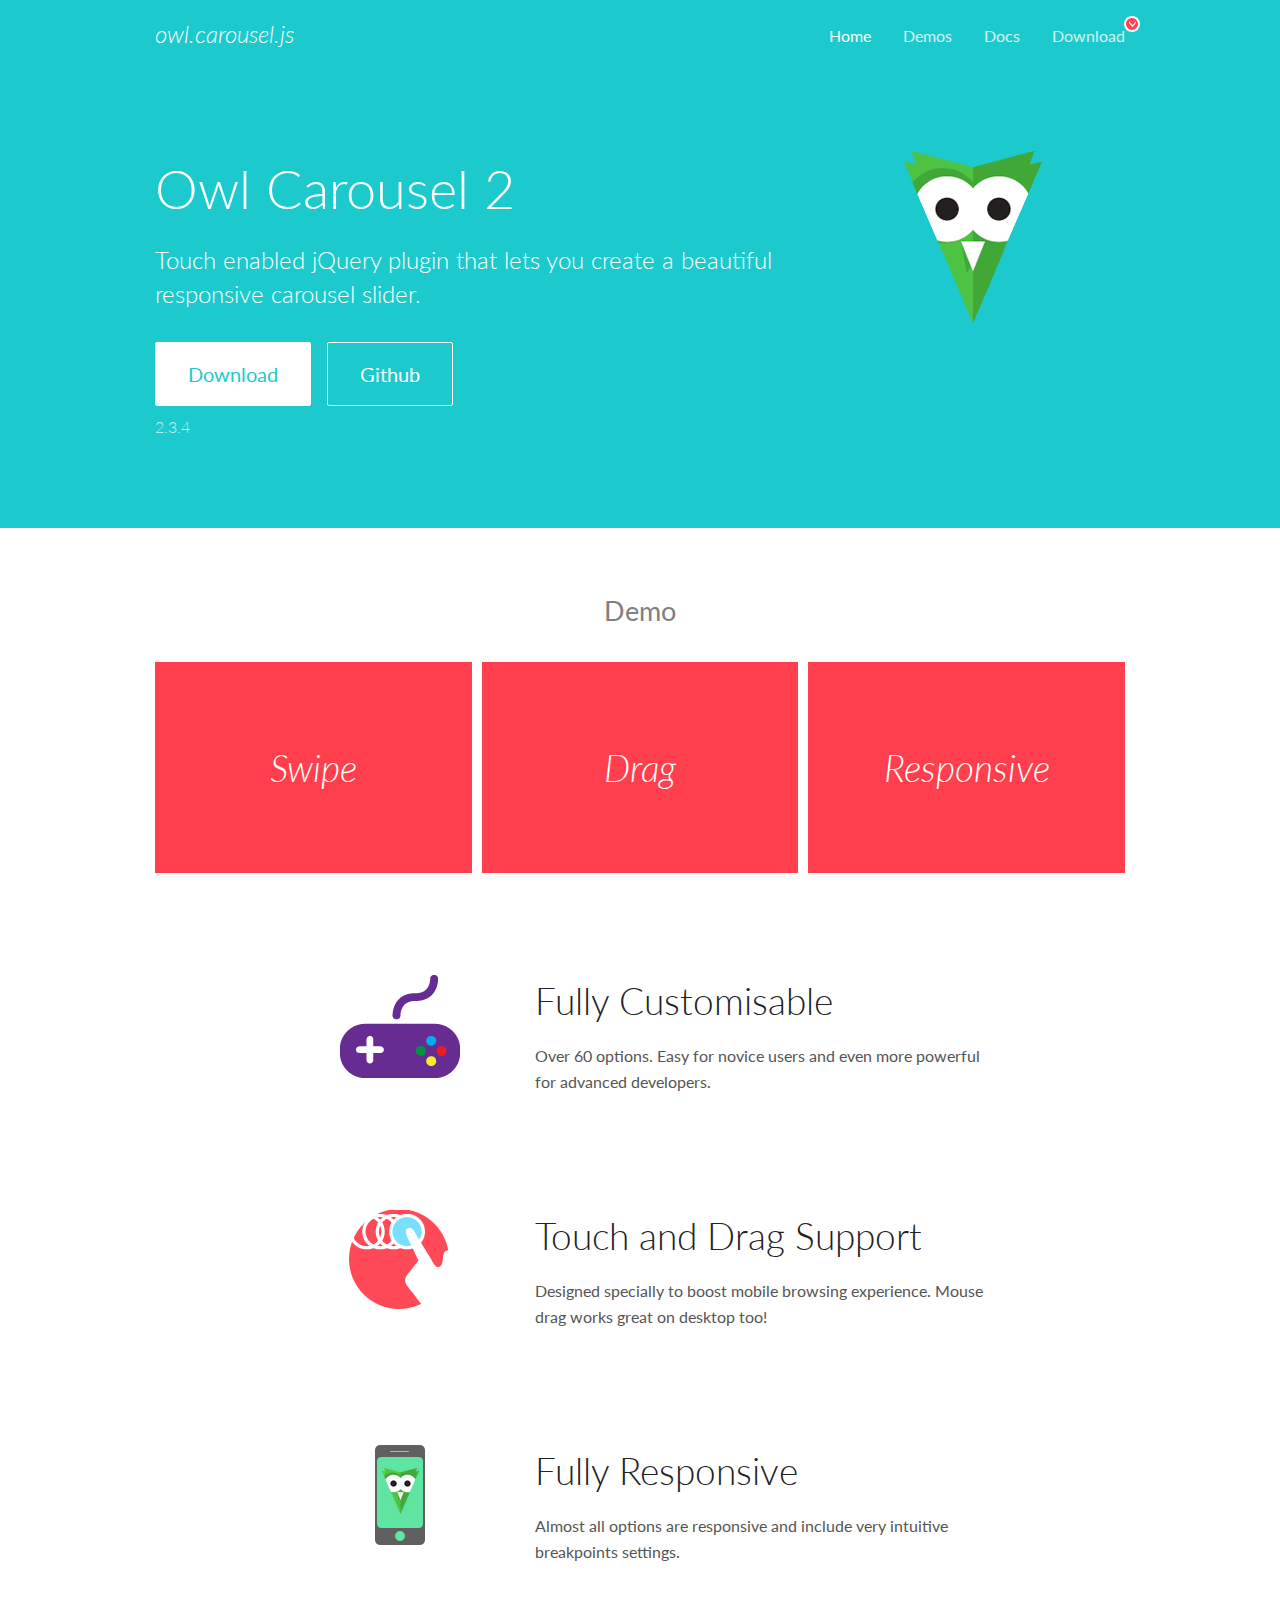
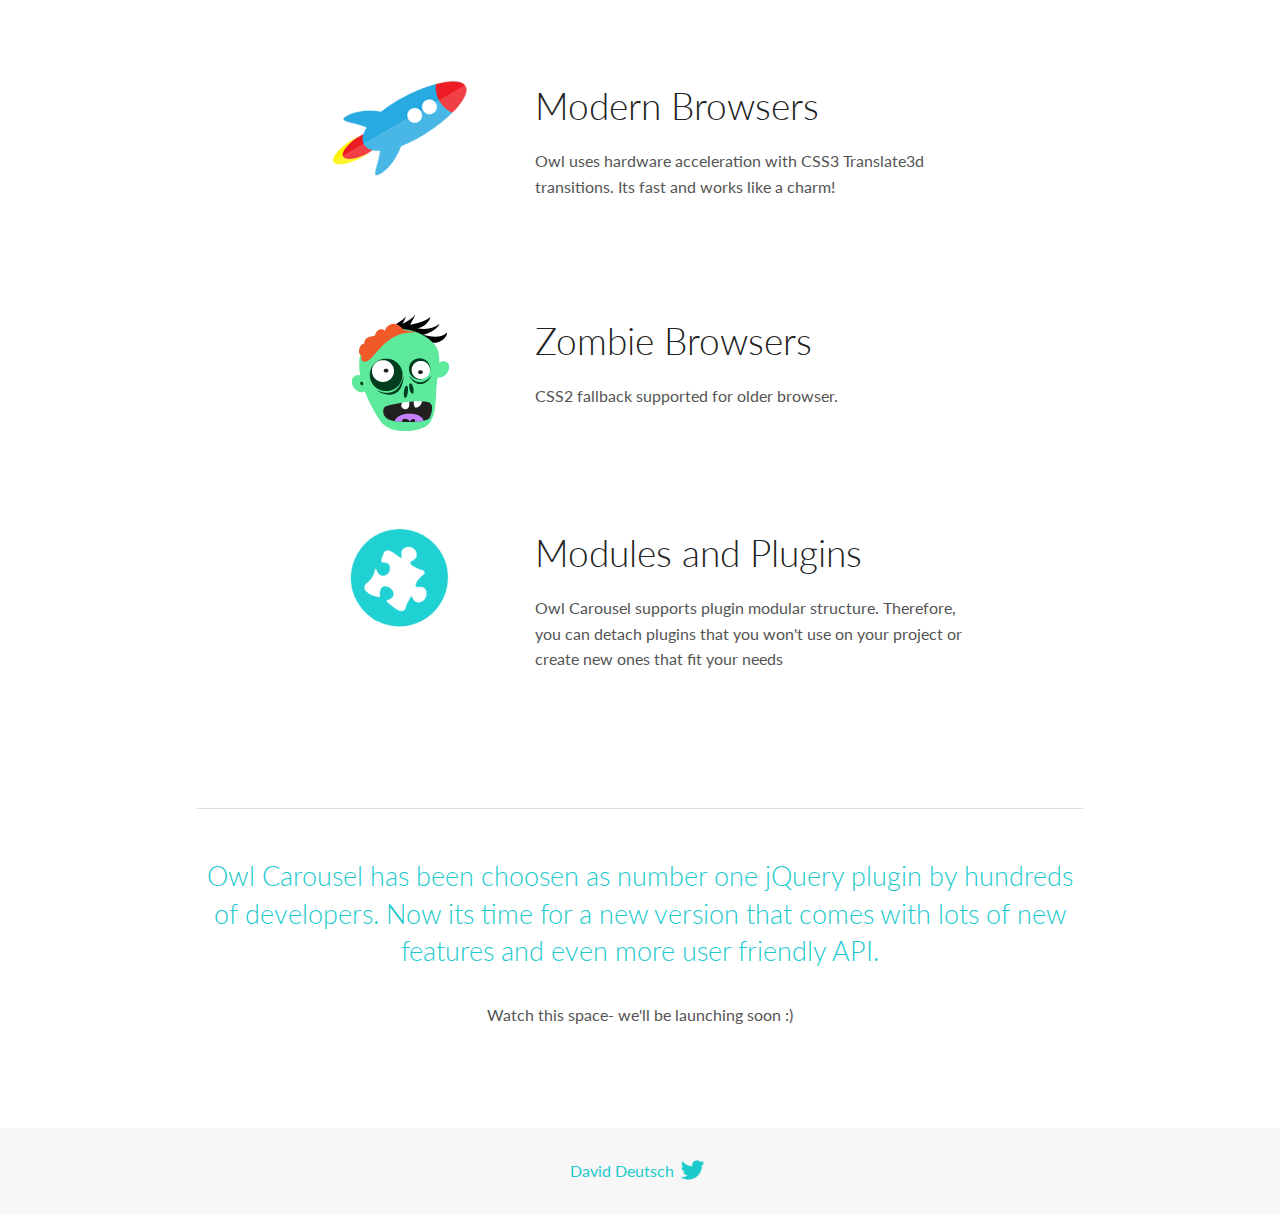
<file: assests/OwlCarousel/docs/index.html>
<!DOCTYPE html>
<html lang="en">
  <head>

    <!-- head -->
    <meta charset="utf-8">
    <meta name="msapplication-tap-highlight" content="no" />
    <meta name="viewport" content="width=device-width, initial-scale=1.0" />
    <meta name="description" content="Touch enabled jQuery plugin that lets you create beautiful responsive carousel slider.">
    <meta name="author" content="David Deutsch">
    <title>
      Home | Owl Carousel | 2.3.4
    </title>

    <!-- Stylesheets -->
    <link href='https://fonts.googleapis.com/css?family=Lato:300,400,700,400italic,300italic' rel='stylesheet' type='text/css'>
    <link rel="stylesheet" href="assets/css/docs.theme.min.css">

    <!-- Owl Stylesheets -->
    <link rel="stylesheet" href="assets/owlcarousel/assets/owl.carousel.min.css">
    <link rel="stylesheet" href="assets/owlcarousel/assets/owl.theme.default.min.css">

    <!-- HTML5 shim and Respond.js IE8 support of HTML5 elements and media queries -->

    <!--[if lt IE 9]>
      <script src="https://oss.maxcdn.com/libs/html5shiv/3.7.0/html5shiv.js"></script>
      <script src="https://oss.maxcdn.com/libs/respond.js/1.3.0/respond.min.js"></script>
    <![endif]-->

    <!-- Favicons -->
    <link rel="apple-touch-icon-precomposed" sizes="144x144" href="assets/ico/apple-touch-icon-144-precomposed.png">
    <link rel="shortcut icon" href="assets/ico/favicon.png">
    <link rel="shortcut icon" href="favicon.ico">

    <!-- Yeah i know js should not be in header. Its required for demos.-->

    <!-- javascript -->
    <script src="assets/vendors/jquery.min.js"></script>
    <script src="assets/owlcarousel/owl.carousel.js"></script>
  </head>
  <body>

    <!-- header -->
    <header class="header">
      <div class="row">
        <div class="large-12 columns">
          <div class="brand left">
            <h3>
              <a href="/OwlCarousel2/">owl.carousel.js</a> 
            </h3>
          </div>
          <a id="toggle-nav" class="right">
            <span></span> <span></span> <span></span> 
          </a> 
          <div class="nav-bar">
            <ul class="clearfix">
              <li class="active">
                <a href="/OwlCarousel2/index.html">Home</a> 
              </li>
              <li> <a href="/OwlCarousel2/demos/demos.html">Demos</a>  </li>
              <li> <a href="/OwlCarousel2/docs/started-welcome.html">Docs</a>  </li>
              <li>
                <a href="https://github.com/OwlCarousel2/OwlCarousel2/archive/2.3.4.zip">Download</a> 
                <span class="download"></span> 
              </li>
            </ul>
          </div>
        </div>
      </div>
    </header>

    <!-- home panel -->
    <section id="hero">
      <div class="row">
        <div class="large-8 medium-8 columns">
          <h1>Owl Carousel 2</h1>
          <h4>Touch enabled jQuery plugin that lets you create a beautiful responsive carousel slider.</h4>
          <a href="https://github.com/OwlCarousel2/OwlCarousel2/archive/2.3.4.zip" class="hero-button">Download</a> 
          <a href="https://github.com/OwlCarousel2/OwlCarousel2" class="hero-button outline">Github</a> 
          <p>2.3.4</p>
        </div>
        <div class="large-4 medium-4 columns">
          <img class="owl-logo" src="assets/img/owl-logo.png" alt="mr. Owl">
        </div>
      </div>
    </section>

    <!-- body -->
    <div class="home-demo">
      <div class="row">
        <div class="large-12 columns">
          <h3>Demo</h3>
          <div class="owl-carousel">
            <div class="item">
              <h2>Swipe</h2>
            </div>
            <div class="item">
              <h2>Drag</h2>
            </div>
            <div class="item">
              <h2>Responsive</h2>
            </div>
            <div class="item">
              <h2>CSS3</h2>
            </div>
            <div class="item">
              <h2>Fast</h2>
            </div>
            <div class="item">
              <h2>Easy</h2>
            </div>
            <div class="item">
              <h2>Free</h2>
            </div>
            <div class="item">
              <h2>Upgradable</h2>
            </div>
            <div class="item">
              <h2>Tons of options</h2>
            </div>
            <div class="item">
              <h2>Infinity</h2>
            </div>
            <div class="item">
              <h2>Auto Width</h2>
            </div>
          </div>
        </div>
      </div>
    </div>
    <script>
      var owl = $('.owl-carousel');
      owl.owlCarousel({
        margin: 10,
        loop: true,
        responsive: {
          0: {
            items: 1
          },
          600: {
            items: 2
          },
          1000: {
            items: 3
          }
        }
      })
    </script>

    <!-- features -->
    <div id="features">
      <div class="row">
        <div class="small-12 medium-9 small-centered columns">
          <section class="row feature">
            <div class="medium-4 small-12 columns">
              <img src="assets/img/feature-options.png" alt="">
            </div>
            <div class="medium-8 small-12 columns">
              <h2>Fully Customisable</h2>
              <p>Over 60 options. Easy for novice users and even more powerful for advanced developers.</p>
            </div>
          </section>
          <section class="row feature">
            <div class="medium-4 small-12 columns">
              <img src="assets/img/feature-drag.png" alt="">
            </div>
            <div class="medium-8 small-12 columns">
              <h2>Touch and Drag Support</h2>
              <p>Designed specially to boost mobile browsing experience. Mouse drag works great on desktop too!</p>
            </div>
          </section>
          <section class="row feature">
            <div class="medium-4 small-12 columns">
              <img src="assets/img/feature-responsive.png" alt="">
            </div>
            <div class="medium-8 small-12 columns">
              <h2>Fully Responsive</h2>
              <p>Almost all options are responsive and include very intuitive breakpoints settings.</p>
            </div>
          </section>
          <section class="row feature">
            <div class="medium-4 small-12 columns">
              <img src="assets/img/feature-modern.png" alt="">
            </div>
            <div class="medium-8 small-12 columns">
              <h2>Modern Browsers</h2>
              <p>Owl uses hardware acceleration with CSS3 Translate3d transitions. Its fast and works like a charm! </p>
            </div>
          </section>
          <section class="row feature">
            <div class="medium-4 small-12 columns">
              <img src="assets/img/feature-zombie.png" alt="">
            </div>
            <div class="medium-8 small-12 columns">
              <h2>Zombie Browsers</h2>
              <p>CSS2 fallback supported for older browser.</p>
            </div>
          </section>
          <section class="row feature">
            <div class="medium-4 small-12 columns">
              <img src="assets/img/feature-module.png" alt="">
            </div>
            <div class="medium-8 small-12 columns">
              <h2>Modules and Plugins</h2>
              <p>Owl Carousel supports plugin modular structure. Therefore, you can detach plugins that you won&#x27;t use on your project or create new ones that fit your needs</p>
            </div>
          </section>
        </div>
      </div>
    </div>

    <!-- footer -->
    <section id="teaser-text">
      <div class="row">
        <div class="small-12 medium-11 small-centered columns">
          <hr>
          <h3 id="owl-carousel-has-been-choosen-as-number-one-jquery-plugin-by-hundreds-of-developers-now-its-time-for-a-new-version-that-comes-with-lots-of-new-features-and-even-more-user-friendly-api-">Owl Carousel has been choosen as number one jQuery plugin by hundreds of developers. Now its time for a new version that comes with lots of new features and even more user friendly API.</h3>
          <p>Watch this space- we&#39;ll be launching soon :)</p>
        </div>
      </div>
    </section>

    <!-- footer -->
    <footer class="footer">
      <div class="row">
        <div class="large-12 columns">
          <h5>
            <a href="/OwlCarousel2/docs/support-contact.html">David Deutsch</a> 
            <a id="custom-tweet-button" href="https://twitter.com/share?url=https://github.com/OwlCarousel2/OwlCarousel2&text=Owl Carousel - This is so awesome! " target="_blank"></a> 
          </h5>
        </div>
      </div>
    </footer>

    <!-- vendors -->
    <script src="assets/vendors/highlight.js"></script>
    <script src="assets/js/app.js"></script>
  </body>
</html>
</file>
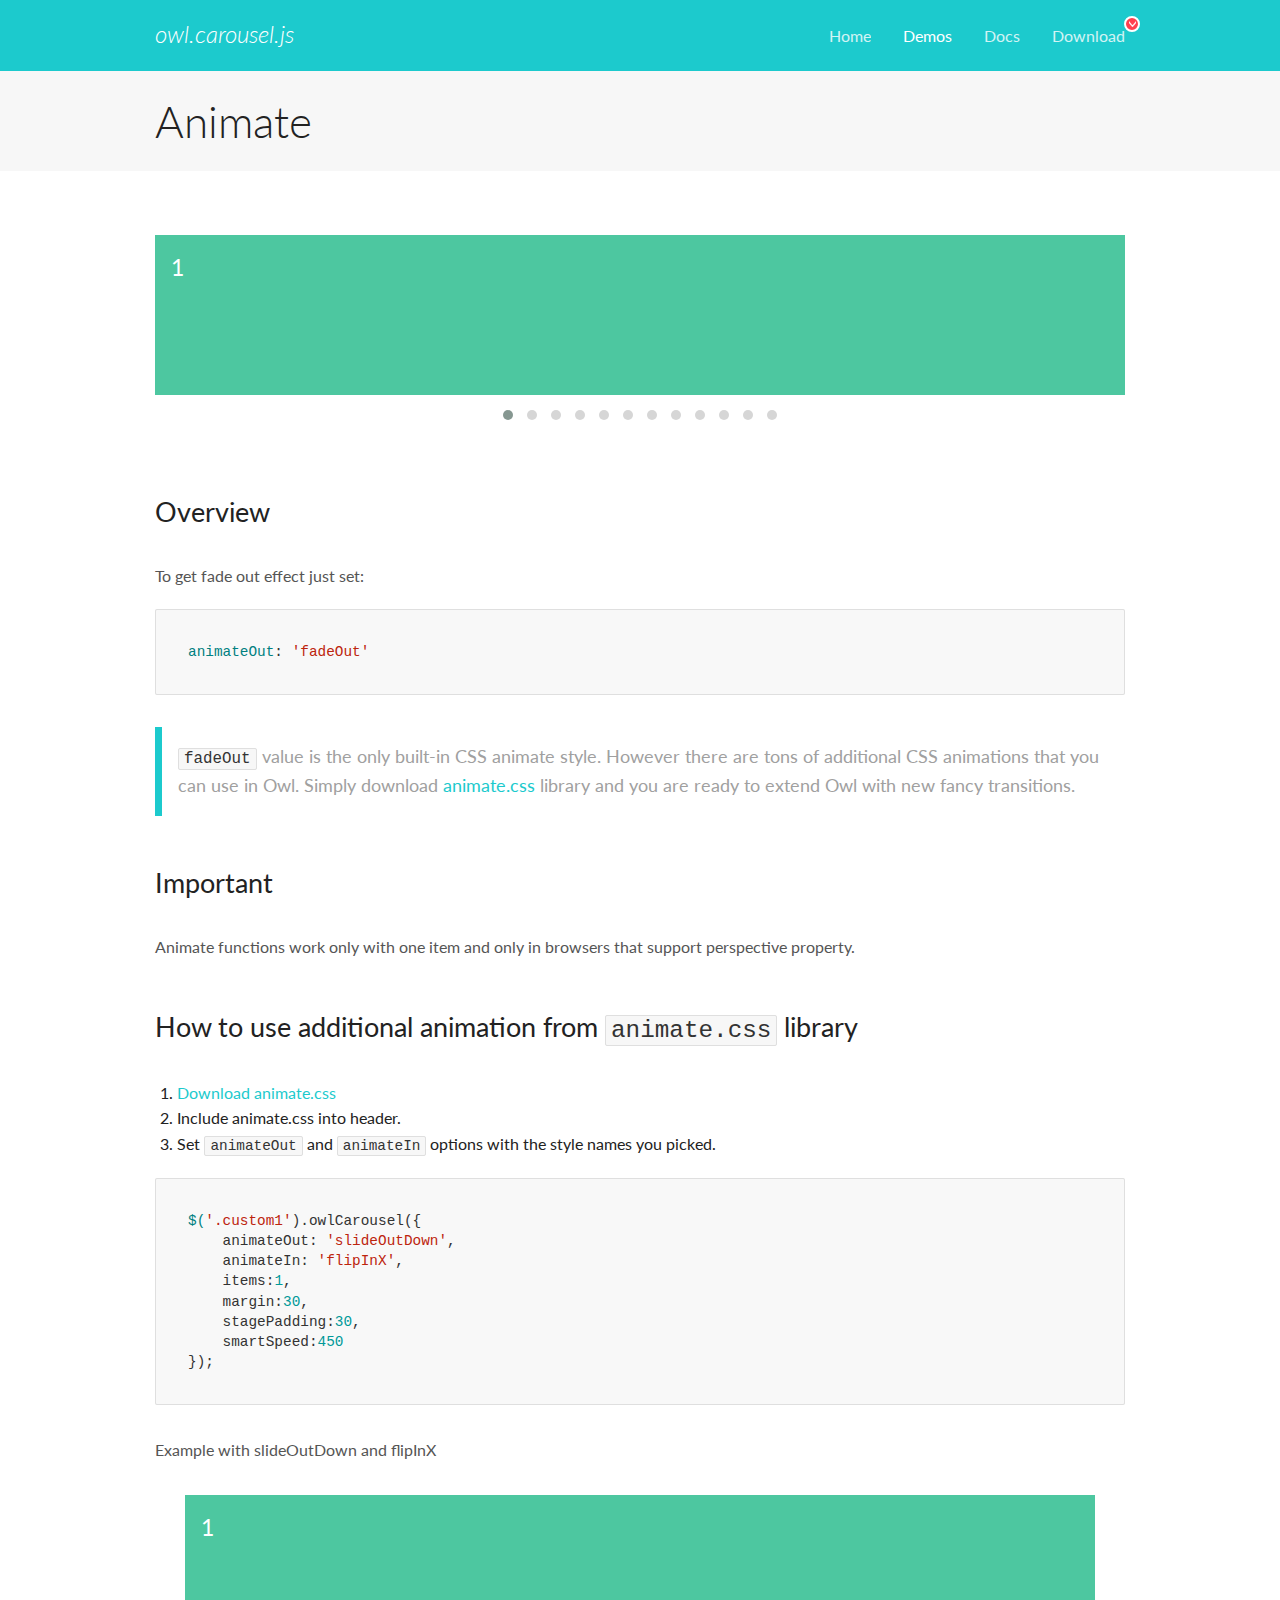
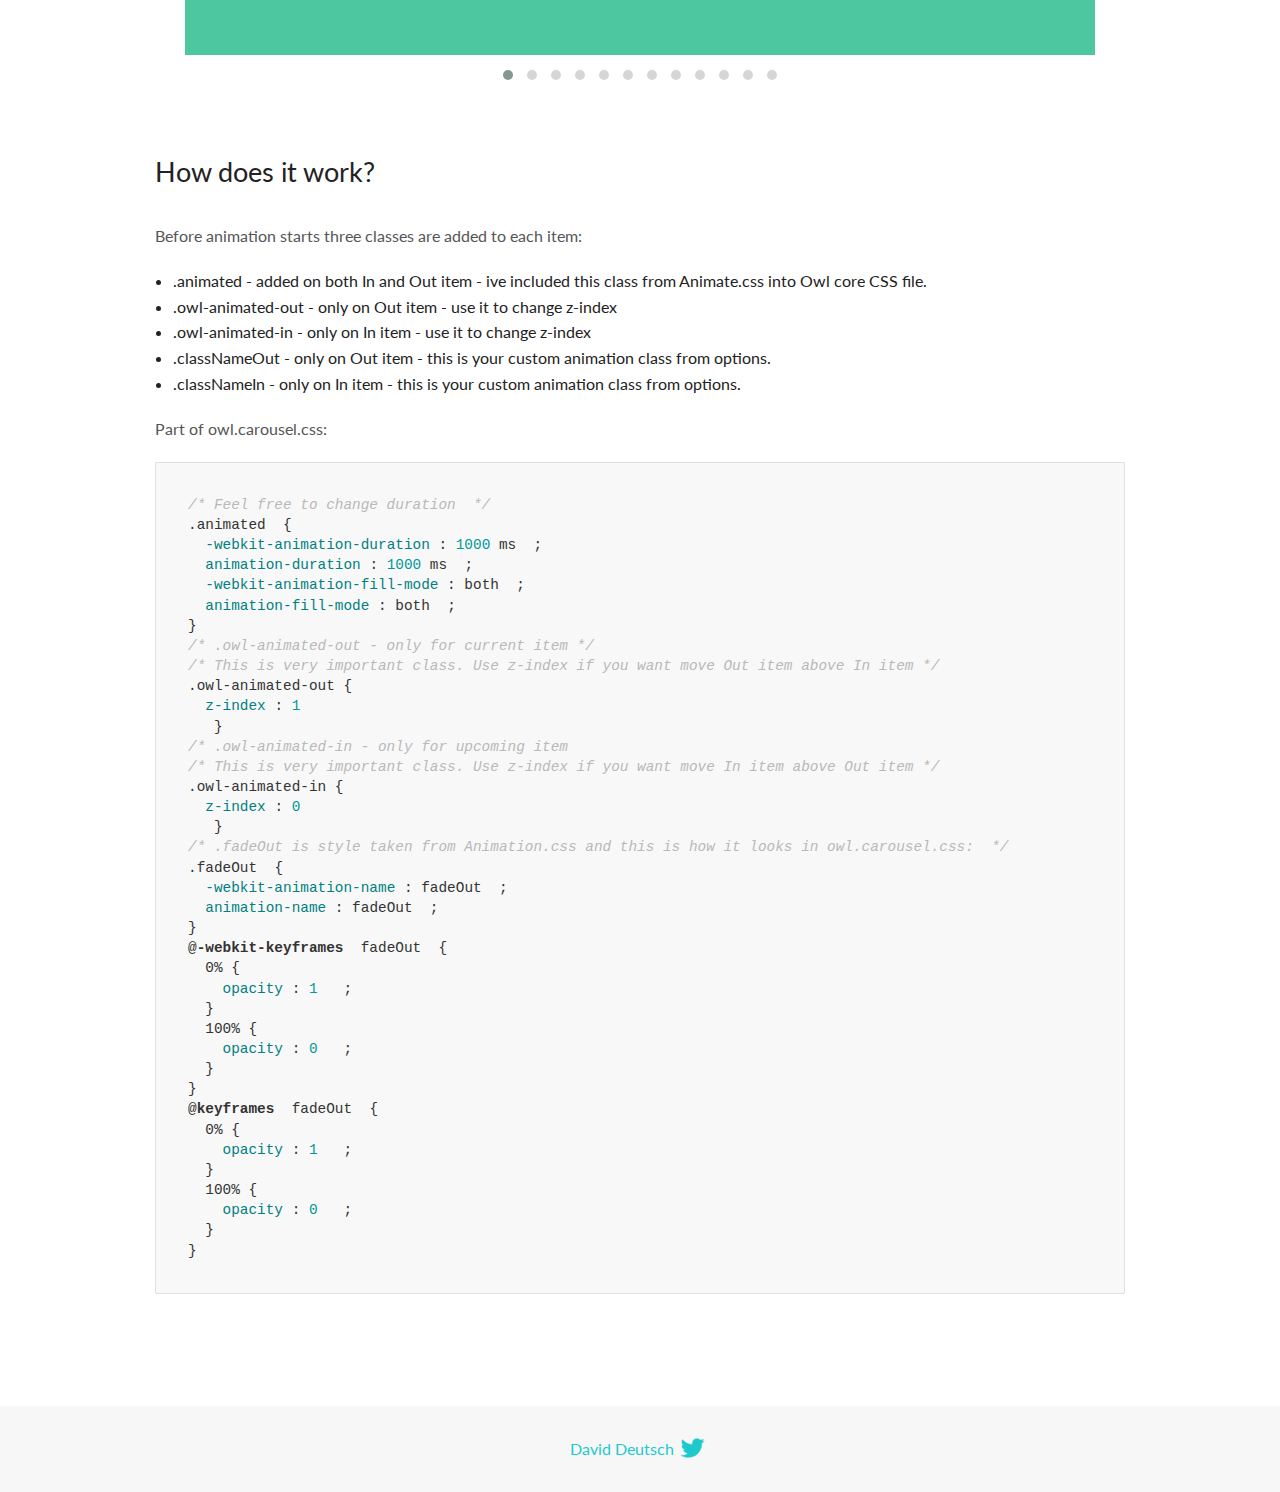
<file: assests/OwlCarousel/docs/demos/animate.html>
<!DOCTYPE html>
<html lang="en">
  <head>

    <!-- head -->
    <meta charset="utf-8">
    <meta name="msapplication-tap-highlight" content="no" />
    <meta name="viewport" content="width=device-width, initial-scale=1.0" />
    <meta name="description" content="Animate carousel">
    <meta name="author" content="David Deutsch">
    <title>
      Animate Demo | Owl Carousel | 2.3.4
    </title>

    <!-- Stylesheets -->
    <link href='https://fonts.googleapis.com/css?family=Lato:300,400,700,400italic,300italic' rel='stylesheet' type='text/css'>
    <link rel="stylesheet" href="../assets/css/docs.theme.min.css">

    <!-- Owl Stylesheets -->
    <link rel="stylesheet" href="../assets/owlcarousel/assets/owl.carousel.min.css">
    <link rel="stylesheet" href="../assets/owlcarousel/assets/owl.theme.default.min.css">

    <!-- HTML5 shim and Respond.js IE8 support of HTML5 elements and media queries -->

    <!--[if lt IE 9]>
      <script src="https://oss.maxcdn.com/libs/html5shiv/3.7.0/html5shiv.js"></script>
      <script src="https://oss.maxcdn.com/libs/respond.js/1.3.0/respond.min.js"></script>
    <![endif]-->

    <!-- Favicons -->
    <link rel="apple-touch-icon-precomposed" sizes="144x144" href="../assets/ico/apple-touch-icon-144-precomposed.png">
    <link rel="shortcut icon" href="../assets/ico/favicon.png">
    <link rel="shortcut icon" href="favicon.ico">

    <!-- Yeah i know js should not be in header. Its required for demos.-->

    <!-- javascript -->
    <script src="../assets/vendors/jquery.min.js"></script>
    <script src="../assets/owlcarousel/owl.carousel.js"></script>
  </head>
  <body>

    <!-- header -->
    <header class="header">
      <div class="row">
        <div class="large-12 columns">
          <div class="brand left">
            <h3>
              <a href="/OwlCarousel2/">owl.carousel.js</a> 
            </h3>
          </div>
          <a id="toggle-nav" class="right">
            <span></span> <span></span> <span></span> 
          </a> 
          <div class="nav-bar">
            <ul class="clearfix">
              <li> <a href="/OwlCarousel2/index.html">Home</a>  </li>
              <li class="active">
                <a href="/OwlCarousel2/demos/demos.html">Demos</a> 
              </li>
              <li> <a href="/OwlCarousel2/docs/started-welcome.html">Docs</a>  </li>
              <li>
                <a href="https://github.com/OwlCarousel2/OwlCarousel2/archive/2.3.4.zip">Download</a> 
                <span class="download"></span> 
              </li>
            </ul>
          </div>
        </div>
      </div>
    </header>

    <!-- title -->
    <section class="title">
      <div class="row">
        <div class="large-12 columns">
          <h1>Animate</h1>
        </div>
      </div>
    </section>

    <!--  Demos -->
    <section id="demos">
      <div class="row">
        <div class="large-12 columns">
          <div class="fadeOut owl-carousel owl-theme">
            <div class="item">
              <h4>1</h4>
            </div>
            <div class="item">
              <h4>2</h4>
            </div>
            <div class="item">
              <h4>3</h4>
            </div>
            <div class="item">
              <h4>4</h4>
            </div>
            <div class="item">
              <h4>5</h4>
            </div>
            <div class="item">
              <h4>6</h4>
            </div>
            <div class="item">
              <h4>7</h4>
            </div>
            <div class="item">
              <h4>8</h4>
            </div>
            <div class="item">
              <h4>9</h4>
            </div>
            <div class="item">
              <h4>10</h4>
            </div>
            <div class="item">
              <h4>11</h4>
            </div>
            <div class="item">
              <h4>12</h4>
            </div>
          </div>
          <h3 id="overview">Overview</h3>
          <p>To get fade out effect just set:</p>
          <pre><code>animateOut: &#39;fadeOut&#39;</code></pre>
          <blockquote>
            <p><code>fadeOut</code> value is the only built-in CSS animate style. However there are tons of additional CSS animations that you can use in Owl. Simply download
              <a href="https://daneden.github.io/animate.css/">animate.css</a>  library and you are ready to extend Owl with new fancy transitions.</p>
          </blockquote>
          <h3 id="important">Important</h3>
          <p>Animate functions work only with one item and only in browsers that support perspective property.</p>
          <h3 id="how-to-use-additional-animation-from-animate-css-library">How to use additional animation from <code>animate.css</code> library</h3>
          <ol>
            <li> <a href="https://daneden.github.io/animate.css/">Download animate.css</a>  </li>
            <li>Include animate.css into header.</li>
            <li>Set <code>animateOut</code> and <code>animateIn</code> options with the style names you picked.</li>
          </ol>
          <pre><code>$(&#39;.custom1&#39;).owlCarousel({
    animateOut: &#39;slideOutDown&#39;,
    animateIn: &#39;flipInX&#39;,
    items:1,
    margin:30,
    stagePadding:30,
    smartSpeed:450
});</code></pre>
          <p>Example with slideOutDown and flipInX</p>
          <div class="custom1 owl-carousel owl-theme">
            <div class="item">
              <h4>1</h4>
            </div>
            <div class="item">
              <h4>2</h4>
            </div>
            <div class="item">
              <h4>3</h4>
            </div>
            <div class="item">
              <h4>4</h4>
            </div>
            <div class="item">
              <h4>5</h4>
            </div>
            <div class="item">
              <h4>6</h4>
            </div>
            <div class="item">
              <h4>7</h4>
            </div>
            <div class="item">
              <h4>8</h4>
            </div>
            <div class="item">
              <h4>9</h4>
            </div>
            <div class="item">
              <h4>10</h4>
            </div>
            <div class="item">
              <h4>11</h4>
            </div>
            <div class="item">
              <h4>12</h4>
            </div>
          </div>
          <h3 id="how-does-it-work-">How does it work?</h3>
          <p>Before animation starts three classes are added to each item:</p>
          <ul>
            <li>.animated - added on both In and Out item - ive included this class from Animate.css into Owl core CSS file.</li>
            <li>.owl-animated-out - only on Out item - use it to change z-index</li>
            <li>.owl-animated-in - only on In item - use it to change z-index</li>
            <li>.classNameOut - only on Out item - this is your custom animation class from options.</li>
            <li>.classNameIn - only on In item - this is your custom animation class from options.</li>
          </ul>
          <p>Part of owl.carousel.css:</p>
          <pre><code class="language-css"><span class="comment">/* Feel free to change duration  */</span> 
<span class="class">.animated</span>  <span class="rules">{
  <span class="rule"><span class="attribute">-webkit-animation-duration</span> :<span class="value"> <span class="number">1000</span> ms</span> </span> ;
  <span class="rule"><span class="attribute">animation-duration</span> :<span class="value"> <span class="number">1000</span> ms</span> </span> ;
  <span class="rule"><span class="attribute">-webkit-animation-fill-mode</span> :<span class="value"> both</span> </span> ;
  <span class="rule"><span class="attribute">animation-fill-mode</span> :<span class="value"> both</span> </span> ;
<span class="rule">}</span> </span> 
<span class="comment">/* .owl-animated-out - only for current item */</span> 
<span class="comment">/* This is very important class. Use z-index if you want move Out item above In item */</span> 
<span class="class">.owl-animated-out</span> <span class="rules">{
  <span class="rule"><span class="attribute">z-index</span> :<span class="value"> <span class="number">1</span> 
</span> </span> </span> }
<span class="comment">/* .owl-animated-in - only for upcoming item
/* This is very important class. Use z-index if you want move In item above Out item */</span> 
<span class="class">.owl-animated-in</span> <span class="rules">{
  <span class="rule"><span class="attribute">z-index</span> :<span class="value"> <span class="number">0</span> 
</span> </span> </span> }
<span class="comment">/* .fadeOut is style taken from Animation.css and this is how it looks in owl.carousel.css:  */</span> 
<span class="class">.fadeOut</span>  <span class="rules">{
  <span class="rule"><span class="attribute">-webkit-animation-name</span> :<span class="value"> fadeOut</span> </span> ;
  <span class="rule"><span class="attribute">animation-name</span> :<span class="value"> fadeOut</span> </span> ;
<span class="rule">}</span> </span> 
<span class="at_rule">@<span class="keyword">-webkit-keyframes</span>  fadeOut </span> {
  0% <span class="rules">{
    <span class="rule"><span class="attribute">opacity</span> :<span class="value"> <span class="number">1</span> </span> </span> ;
  <span class="rule">}</span> </span> 
  100% <span class="rules">{
    <span class="rule"><span class="attribute">opacity</span> :<span class="value"> <span class="number">0</span> </span> </span> ;
  <span class="rule">}</span> </span> 
}
<span class="at_rule">@<span class="keyword">keyframes</span>  fadeOut </span> {
  0% <span class="rules">{
    <span class="rule"><span class="attribute">opacity</span> :<span class="value"> <span class="number">1</span> </span> </span> ;
  <span class="rule">}</span> </span> 
  100% <span class="rules">{
    <span class="rule"><span class="attribute">opacity</span> :<span class="value"> <span class="number">0</span> </span> </span> ;
  <span class="rule">}</span> </span> 
}</code></pre>
          <link rel="stylesheet" href="../assets/css/animate.css">
          <script>
            jQuery(document).ready(function($) {
              $('.fadeOut').owlCarousel({
                items: 1,
                animateOut: 'fadeOut',
                loop: true,
                margin: 10,
              });
              $('.custom1').owlCarousel({
                animateOut: 'slideOutDown',
                animateIn: 'flipInX',
                items: 1,
                margin: 30,
                stagePadding: 30,
                smartSpeed: 450
              });
            });
          </script>
        </div>
      </div>
    </section>

    <!-- footer -->
    <footer class="footer">
      <div class="row">
        <div class="large-12 columns">
          <h5>
            <a href="/OwlCarousel2/docs/support-contact.html">David Deutsch</a> 
            <a id="custom-tweet-button" href="https://twitter.com/share?url=https://github.com/OwlCarousel2/OwlCarousel2&text=Owl Carousel - This is so awesome! " target="_blank"></a> 
          </h5>
        </div>
      </div>
    </footer>

    <!-- vendors -->
    <script src="../assets/vendors/highlight.js"></script>
    <script src="../assets/js/app.js"></script>
  </body>
</html>
</file>
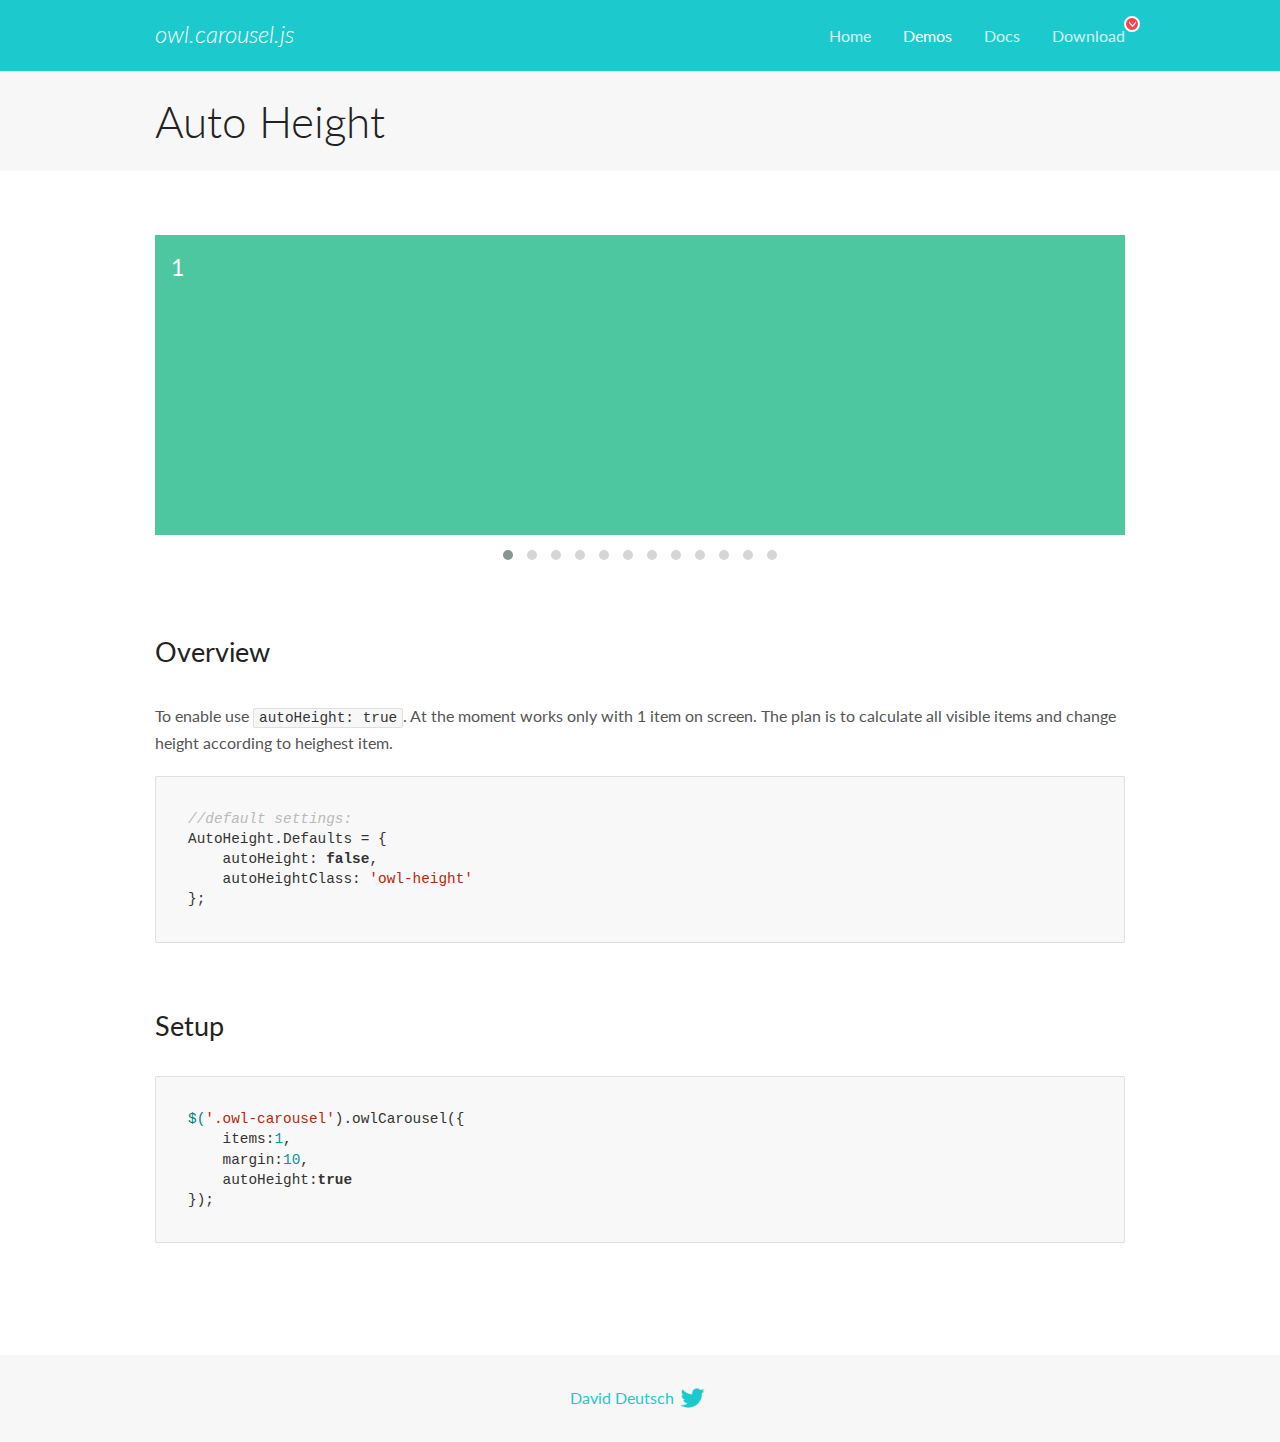
<file: assests/OwlCarousel/docs/demos/autoheight.html>
<!DOCTYPE html>
<html lang="en">
  <head>

    <!-- head -->
    <meta charset="utf-8">
    <meta name="msapplication-tap-highlight" content="no" />
    <meta name="viewport" content="width=device-width, initial-scale=1.0" />
    <meta name="description" content="autoHeight usage demo">
    <meta name="author" content="David Deutsch">
    <title>
      Auto Height Demo | Owl Carousel | 2.3.4
    </title>

    <!-- Stylesheets -->
    <link href='https://fonts.googleapis.com/css?family=Lato:300,400,700,400italic,300italic' rel='stylesheet' type='text/css'>
    <link rel="stylesheet" href="../assets/css/docs.theme.min.css">

    <!-- Owl Stylesheets -->
    <link rel="stylesheet" href="../assets/owlcarousel/assets/owl.carousel.min.css">
    <link rel="stylesheet" href="../assets/owlcarousel/assets/owl.theme.default.min.css">

    <!-- HTML5 shim and Respond.js IE8 support of HTML5 elements and media queries -->

    <!--[if lt IE 9]>
      <script src="https://oss.maxcdn.com/libs/html5shiv/3.7.0/html5shiv.js"></script>
      <script src="https://oss.maxcdn.com/libs/respond.js/1.3.0/respond.min.js"></script>
    <![endif]-->

    <!-- Favicons -->
    <link rel="apple-touch-icon-precomposed" sizes="144x144" href="../assets/ico/apple-touch-icon-144-precomposed.png">
    <link rel="shortcut icon" href="../assets/ico/favicon.png">
    <link rel="shortcut icon" href="favicon.ico">

    <!-- Yeah i know js should not be in header. Its required for demos.-->

    <!-- javascript -->
    <script src="../assets/vendors/jquery.min.js"></script>
    <script src="../assets/owlcarousel/owl.carousel.js"></script>
  </head>
  <body>

    <!-- header -->
    <header class="header">
      <div class="row">
        <div class="large-12 columns">
          <div class="brand left">
            <h3>
              <a href="/OwlCarousel2/">owl.carousel.js</a> 
            </h3>
          </div>
          <a id="toggle-nav" class="right">
            <span></span> <span></span> <span></span> 
          </a> 
          <div class="nav-bar">
            <ul class="clearfix">
              <li> <a href="/OwlCarousel2/index.html">Home</a>  </li>
              <li class="active">
                <a href="/OwlCarousel2/demos/demos.html">Demos</a> 
              </li>
              <li> <a href="/OwlCarousel2/docs/started-welcome.html">Docs</a>  </li>
              <li>
                <a href="https://github.com/OwlCarousel2/OwlCarousel2/archive/2.3.4.zip">Download</a> 
                <span class="download"></span> 
              </li>
            </ul>
          </div>
        </div>
      </div>
    </header>

    <!-- title -->
    <section class="title">
      <div class="row">
        <div class="large-12 columns">
          <h1>Auto Height</h1>
        </div>
      </div>
    </section>

    <!--  Demos -->
    <section id="demos">
      <div class="row">
        <div class="large-12 columns">
          <div class="owl-carousel owl-theme">
            <div class="item" style="height:300px">
              <h4>1</h4>
            </div>
            <div class="item" style="height:100px">
              <h4>2</h4>
            </div>
            <div class="item" style="height:500px">
              <h4>3</h4>
            </div>
            <div class="item" style="height:250px">
              <h4>4</h4>
            </div>
            <div class="item" style="height:400px">
              <h4>5</h4>
            </div>
            <div class="item" style="height:500px">
              <h4>6</h4>
            </div>
            <div class="item" style="height:600px">
              <h4>7</h4>
            </div>
            <div class="item" style="height:400px">
              <h4>8</h4>
            </div>
            <div class="item" style="height:300px">
              <h4>9</h4>
            </div>
            <div class="item" style="height:350px">
              <h4>10</h4>
            </div>
            <div class="item" style="height:200px">
              <h4>11</h4>
            </div>
            <div class="item" style="height:150px">
              <h4>12</h4>
            </div>
          </div>
          <h3 id="overview">Overview</h3>
          <p>To enable use <code>autoHeight: true</code>. At the moment works only with 1 item on screen. The plan is to calculate all visible items and change height according to heighest item.</p>
          <pre><code>//default settings:
AutoHeight.Defaults = {
    autoHeight: false,
    autoHeightClass: &#39;owl-height&#39;
};</code></pre>
          <h3 id="setup">Setup</h3>
          <pre><code>$(&#39;.owl-carousel&#39;).owlCarousel({
    items:1,
    margin:10,
    autoHeight:true
});</code></pre>
          <script>
            $(document).ready(function() {
              $('.owl-carousel').owlCarousel({
                items: 1,
                margin: 10,
                autoHeight: true
              });
            })
          </script>
        </div>
      </div>
    </section>

    <!-- footer -->
    <footer class="footer">
      <div class="row">
        <div class="large-12 columns">
          <h5>
            <a href="/OwlCarousel2/docs/support-contact.html">David Deutsch</a> 
            <a id="custom-tweet-button" href="https://twitter.com/share?url=https://github.com/OwlCarousel2/OwlCarousel2&text=Owl Carousel - This is so awesome! " target="_blank"></a> 
          </h5>
        </div>
      </div>
    </footer>

    <!-- vendors -->
    <script src="../assets/vendors/highlight.js"></script>
    <script src="../assets/js/app.js"></script>
  </body>
</html>
</file>
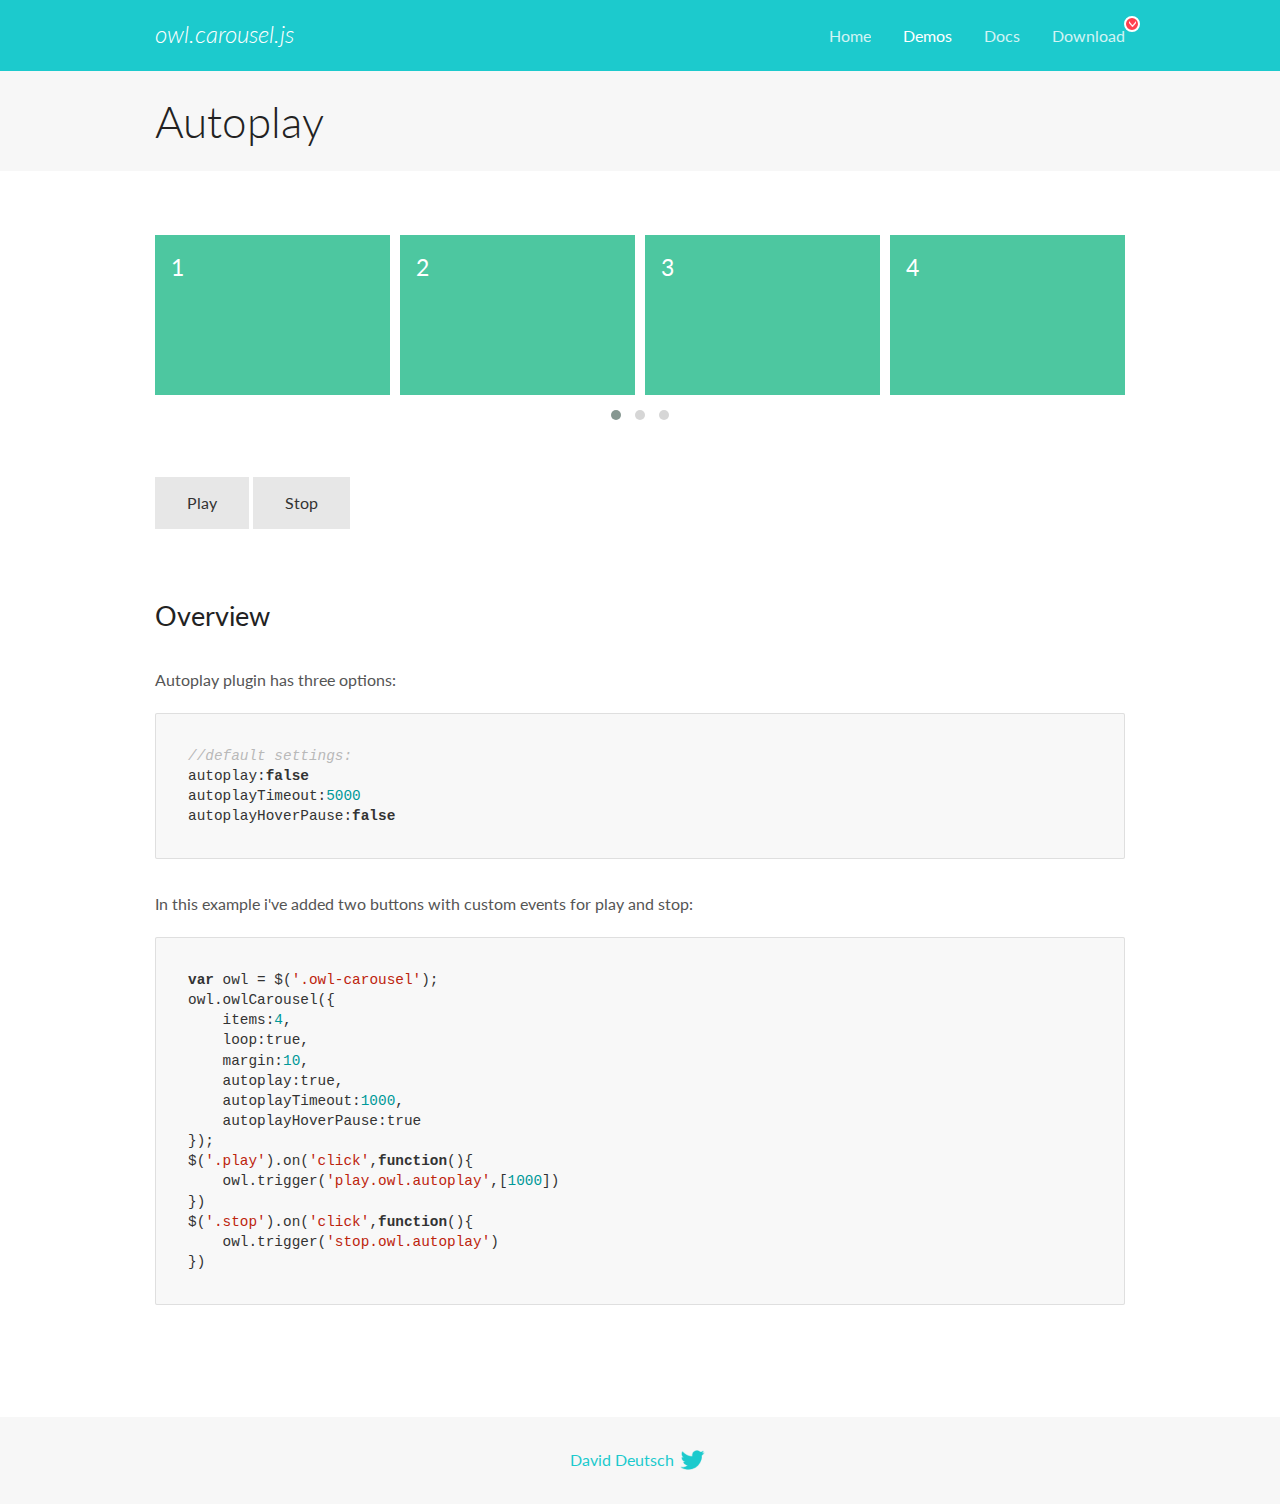
<file: assests/OwlCarousel/docs/demos/autoplay.html>
<!DOCTYPE html>
<html lang="en">
  <head>

    <!-- head -->
    <meta charset="utf-8">
    <meta name="msapplication-tap-highlight" content="no" />
    <meta name="viewport" content="width=device-width, initial-scale=1.0" />
    <meta name="description" content="Autoplay usage demo">
    <meta name="author" content="David Deutsch">
    <title>
      Autoplay Demo | Owl Carousel | 2.3.4
    </title>

    <!-- Stylesheets -->
    <link href='https://fonts.googleapis.com/css?family=Lato:300,400,700,400italic,300italic' rel='stylesheet' type='text/css'>
    <link rel="stylesheet" href="../assets/css/docs.theme.min.css">

    <!-- Owl Stylesheets -->
    <link rel="stylesheet" href="../assets/owlcarousel/assets/owl.carousel.min.css">
    <link rel="stylesheet" href="../assets/owlcarousel/assets/owl.theme.default.min.css">

    <!-- HTML5 shim and Respond.js IE8 support of HTML5 elements and media queries -->

    <!--[if lt IE 9]>
      <script src="https://oss.maxcdn.com/libs/html5shiv/3.7.0/html5shiv.js"></script>
      <script src="https://oss.maxcdn.com/libs/respond.js/1.3.0/respond.min.js"></script>
    <![endif]-->

    <!-- Favicons -->
    <link rel="apple-touch-icon-precomposed" sizes="144x144" href="../assets/ico/apple-touch-icon-144-precomposed.png">
    <link rel="shortcut icon" href="../assets/ico/favicon.png">
    <link rel="shortcut icon" href="favicon.ico">

    <!-- Yeah i know js should not be in header. Its required for demos.-->

    <!-- javascript -->
    <script src="../assets/vendors/jquery.min.js"></script>
    <script src="../assets/owlcarousel/owl.carousel.js"></script>
  </head>
  <body>

    <!-- header -->
    <header class="header">
      <div class="row">
        <div class="large-12 columns">
          <div class="brand left">
            <h3>
              <a href="/OwlCarousel2/">owl.carousel.js</a> 
            </h3>
          </div>
          <a id="toggle-nav" class="right">
            <span></span> <span></span> <span></span> 
          </a> 
          <div class="nav-bar">
            <ul class="clearfix">
              <li> <a href="/OwlCarousel2/index.html">Home</a>  </li>
              <li class="active">
                <a href="/OwlCarousel2/demos/demos.html">Demos</a> 
              </li>
              <li> <a href="/OwlCarousel2/docs/started-welcome.html">Docs</a>  </li>
              <li>
                <a href="https://github.com/OwlCarousel2/OwlCarousel2/archive/2.3.4.zip">Download</a> 
                <span class="download"></span> 
              </li>
            </ul>
          </div>
        </div>
      </div>
    </header>

    <!-- title -->
    <section class="title">
      <div class="row">
        <div class="large-12 columns">
          <h1>Autoplay</h1>
        </div>
      </div>
    </section>

    <!--  Demos -->
    <section id="demos">
      <div class="row">
        <div class="large-12 columns">
          <div class="owl-carousel owl-theme">
            <div class="item">
              <h4>1</h4>
            </div>
            <div class="item">
              <h4>2</h4>
            </div>
            <div class="item">
              <h4>3</h4>
            </div>
            <div class="item">
              <h4>4</h4>
            </div>
            <div class="item">
              <h4>5</h4>
            </div>
            <div class="item">
              <h4>6</h4>
            </div>
            <div class="item">
              <h4>7</h4>
            </div>
            <div class="item">
              <h4>8</h4>
            </div>
            <div class="item">
              <h4>9</h4>
            </div>
            <div class="item">
              <h4>10</h4>
            </div>
            <div class="item">
              <h4>11</h4>
            </div>
            <div class="item">
              <h4>12</h4>
            </div>
          </div>
          <a class="button secondary play">Play</a> 
          <a class="button secondary stop">Stop</a> 
          <h3 id="overview">Overview</h3>
          <p>Autoplay plugin has three options:</p>
          <pre><code>//default settings:
autoplay:false
autoplayTimeout:5000
autoplayHoverPause:false</code></pre>
          <p>In this example i&#39;ve added two buttons with custom events for play and stop:</p>
          <pre><code>var owl = $(&#39;.owl-carousel&#39;);
owl.owlCarousel({
    items:4,
    loop:true,
    margin:10,
    autoplay:true,
    autoplayTimeout:1000,
    autoplayHoverPause:true
});
$(&#39;.play&#39;).on(&#39;click&#39;,function(){
    owl.trigger(&#39;play.owl.autoplay&#39;,[1000])
})
$(&#39;.stop&#39;).on(&#39;click&#39;,function(){
    owl.trigger(&#39;stop.owl.autoplay&#39;)
})</code></pre>
          <script>
            $(document).ready(function() {
              var owl = $('.owl-carousel');
              owl.owlCarousel({
                items: 4,
                loop: true,
                margin: 10,
                autoplay: true,
                autoplayTimeout: 1000,
                autoplayHoverPause: true
              });
              $('.play').on('click', function() {
                owl.trigger('play.owl.autoplay', [1000])
              })
              $('.stop').on('click', function() {
                owl.trigger('stop.owl.autoplay')
              })
            })
          </script>
        </div>
      </div>
    </section>

    <!-- footer -->
    <footer class="footer">
      <div class="row">
        <div class="large-12 columns">
          <h5>
            <a href="/OwlCarousel2/docs/support-contact.html">David Deutsch</a> 
            <a id="custom-tweet-button" href="https://twitter.com/share?url=https://github.com/OwlCarousel2/OwlCarousel2&text=Owl Carousel - This is so awesome! " target="_blank"></a> 
          </h5>
        </div>
      </div>
    </footer>

    <!-- vendors -->
    <script src="../assets/vendors/highlight.js"></script>
    <script src="../assets/js/app.js"></script>
  </body>
</html>
</file>
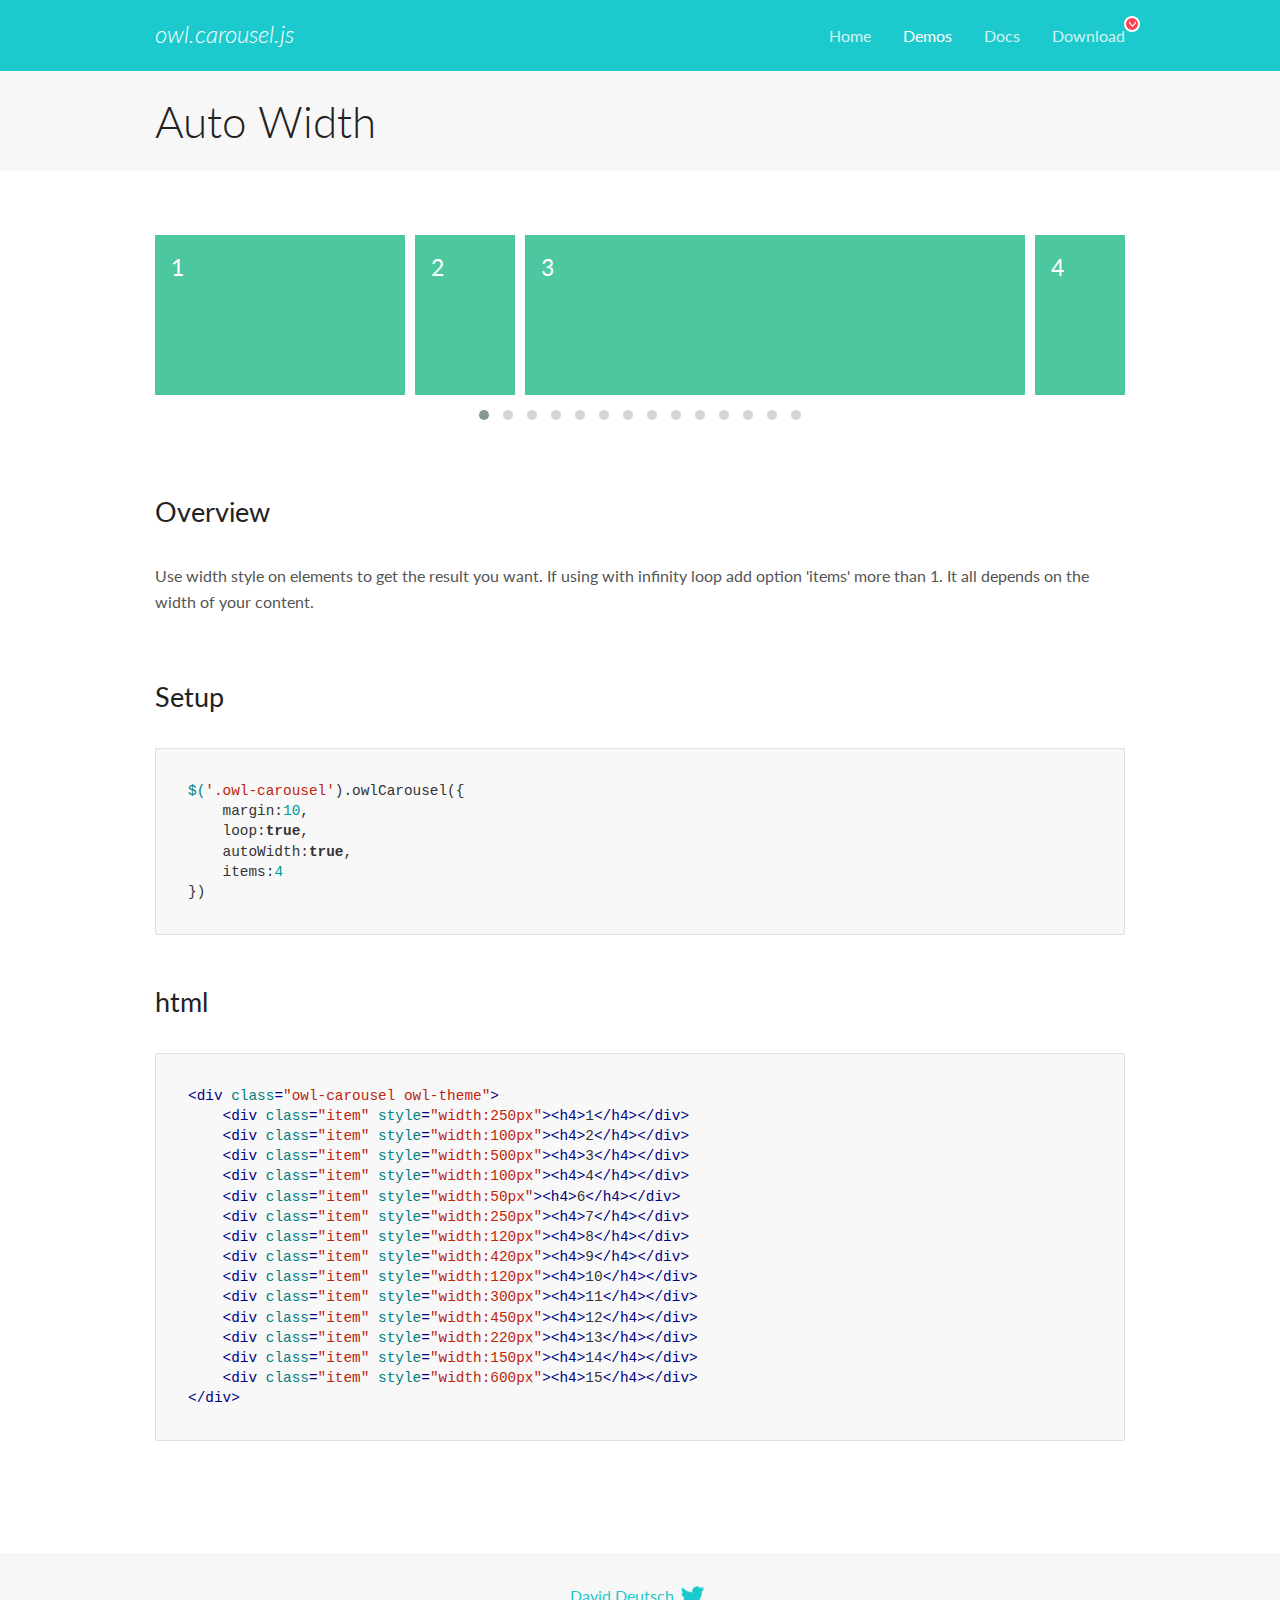
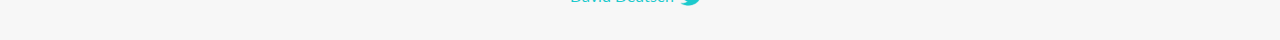
<file: assests/OwlCarousel/docs/demos/autowidth.html>
<!DOCTYPE html>
<html lang="en">
  <head>

    <!-- head -->
    <meta charset="utf-8">
    <meta name="msapplication-tap-highlight" content="no" />
    <meta name="viewport" content="width=device-width, initial-scale=1.0" />
    <meta name="description" content="Auto Width">
    <meta name="author" content="David Deutsch">
    <title>
      Auto Width Demo | Owl Carousel | 2.3.4
    </title>

    <!-- Stylesheets -->
    <link href='https://fonts.googleapis.com/css?family=Lato:300,400,700,400italic,300italic' rel='stylesheet' type='text/css'>
    <link rel="stylesheet" href="../assets/css/docs.theme.min.css">

    <!-- Owl Stylesheets -->
    <link rel="stylesheet" href="../assets/owlcarousel/assets/owl.carousel.min.css">
    <link rel="stylesheet" href="../assets/owlcarousel/assets/owl.theme.default.min.css">

    <!-- HTML5 shim and Respond.js IE8 support of HTML5 elements and media queries -->

    <!--[if lt IE 9]>
      <script src="https://oss.maxcdn.com/libs/html5shiv/3.7.0/html5shiv.js"></script>
      <script src="https://oss.maxcdn.com/libs/respond.js/1.3.0/respond.min.js"></script>
    <![endif]-->

    <!-- Favicons -->
    <link rel="apple-touch-icon-precomposed" sizes="144x144" href="../assets/ico/apple-touch-icon-144-precomposed.png">
    <link rel="shortcut icon" href="../assets/ico/favicon.png">
    <link rel="shortcut icon" href="favicon.ico">

    <!-- Yeah i know js should not be in header. Its required for demos.-->

    <!-- javascript -->
    <script src="../assets/vendors/jquery.min.js"></script>
    <script src="../assets/owlcarousel/owl.carousel.js"></script>
  </head>
  <body>

    <!-- header -->
    <header class="header">
      <div class="row">
        <div class="large-12 columns">
          <div class="brand left">
            <h3>
              <a href="/OwlCarousel2/">owl.carousel.js</a> 
            </h3>
          </div>
          <a id="toggle-nav" class="right">
            <span></span> <span></span> <span></span> 
          </a> 
          <div class="nav-bar">
            <ul class="clearfix">
              <li> <a href="/OwlCarousel2/index.html">Home</a>  </li>
              <li class="active">
                <a href="/OwlCarousel2/demos/demos.html">Demos</a> 
              </li>
              <li> <a href="/OwlCarousel2/docs/started-welcome.html">Docs</a>  </li>
              <li>
                <a href="https://github.com/OwlCarousel2/OwlCarousel2/archive/2.3.4.zip">Download</a> 
                <span class="download"></span> 
              </li>
            </ul>
          </div>
        </div>
      </div>
    </header>

    <!-- title -->
    <section class="title">
      <div class="row">
        <div class="large-12 columns">
          <h1>Auto Width</h1>
        </div>
      </div>
    </section>

    <!--  Demos -->
    <section id="demos">
      <div class="row">
        <div class="large-12 columns">
          <div class="owl-carousel owl-theme">
            <div class="item" style="width:250px">
              <h4>1</h4>
            </div>
            <div class="item" style="width:100px">
              <h4>2</h4>
            </div>
            <div class="item" style="width:500px">
              <h4>3</h4>
            </div>
            <div class="item" style="width:100px">
              <h4>4</h4>
            </div>
            <div class="item" style="width:50px">
              <h4>6</h4>
            </div>
            <div class="item" style="width:250px">
              <h4>7</h4>
            </div>
            <div class="item" style="width:120px">
              <h4>8</h4>
            </div>
            <div class="item" style="width:420px">
              <h4>9</h4>
            </div>
            <div class="item" style="width:120px">
              <h4>10</h4>
            </div>
            <div class="item" style="width:300px">
              <h4>11</h4>
            </div>
            <div class="item" style="width:450px">
              <h4>12</h4>
            </div>
            <div class="item" style="width:220px">
              <h4>13</h4>
            </div>
            <div class="item" style="width:150px">
              <h4>14</h4>
            </div>
            <div class="item" style="width:600px">
              <h4>15</h4>
            </div>
          </div>
          <h3 id="overview">Overview</h3>
          <p>Use width style on elements to get the result you want. If using with infinity loop add option &#39;items&#39; more than 1. It all depends on the width of your content.</p>
          <h3 id="setup">Setup</h3>
          <pre><code>$(&#39;.owl-carousel&#39;).owlCarousel({
    margin:10,
    loop:true,
    autoWidth:true,
    items:4
})</code></pre>
          <h3 id="html">html</h3>
          <pre><code>&lt;div class=&quot;owl-carousel owl-theme&quot;&gt;
    &lt;div class=&quot;item&quot; style=&quot;width:250px&quot;&gt;&lt;h4&gt;1&lt;/h4&gt;&lt;/div&gt;
    &lt;div class=&quot;item&quot; style=&quot;width:100px&quot;&gt;&lt;h4&gt;2&lt;/h4&gt;&lt;/div&gt;
    &lt;div class=&quot;item&quot; style=&quot;width:500px&quot;&gt;&lt;h4&gt;3&lt;/h4&gt;&lt;/div&gt;
    &lt;div class=&quot;item&quot; style=&quot;width:100px&quot;&gt;&lt;h4&gt;4&lt;/h4&gt;&lt;/div&gt;
    &lt;div class=&quot;item&quot; style=&quot;width:50px&quot;&gt;&lt;h4&gt;6&lt;/h4&gt;&lt;/div&gt;
    &lt;div class=&quot;item&quot; style=&quot;width:250px&quot;&gt;&lt;h4&gt;7&lt;/h4&gt;&lt;/div&gt;
    &lt;div class=&quot;item&quot; style=&quot;width:120px&quot;&gt;&lt;h4&gt;8&lt;/h4&gt;&lt;/div&gt;
    &lt;div class=&quot;item&quot; style=&quot;width:420px&quot;&gt;&lt;h4&gt;9&lt;/h4&gt;&lt;/div&gt;
    &lt;div class=&quot;item&quot; style=&quot;width:120px&quot;&gt;&lt;h4&gt;10&lt;/h4&gt;&lt;/div&gt;
    &lt;div class=&quot;item&quot; style=&quot;width:300px&quot;&gt;&lt;h4&gt;11&lt;/h4&gt;&lt;/div&gt;
    &lt;div class=&quot;item&quot; style=&quot;width:450px&quot;&gt;&lt;h4&gt;12&lt;/h4&gt;&lt;/div&gt;
    &lt;div class=&quot;item&quot; style=&quot;width:220px&quot;&gt;&lt;h4&gt;13&lt;/h4&gt;&lt;/div&gt;
    &lt;div class=&quot;item&quot; style=&quot;width:150px&quot;&gt;&lt;h4&gt;14&lt;/h4&gt;&lt;/div&gt;
    &lt;div class=&quot;item&quot; style=&quot;width:600px&quot;&gt;&lt;h4&gt;15&lt;/h4&gt;&lt;/div&gt;
&lt;/div&gt;</code></pre>
          <script>
            $(document).ready(function() {
              $('.owl-carousel').owlCarousel({
                margin: 10,
                loop: true,
                autoWidth: true,
                items: 4
              })
            })
          </script>
        </div>
      </div>
    </section>

    <!-- footer -->
    <footer class="footer">
      <div class="row">
        <div class="large-12 columns">
          <h5>
            <a href="/OwlCarousel2/docs/support-contact.html">David Deutsch</a> 
            <a id="custom-tweet-button" href="https://twitter.com/share?url=https://github.com/OwlCarousel2/OwlCarousel2&text=Owl Carousel - This is so awesome! " target="_blank"></a> 
          </h5>
        </div>
      </div>
    </footer>

    <!-- vendors -->
    <script src="../assets/vendors/highlight.js"></script>
    <script src="../assets/js/app.js"></script>
  </body>
</html>
</file>
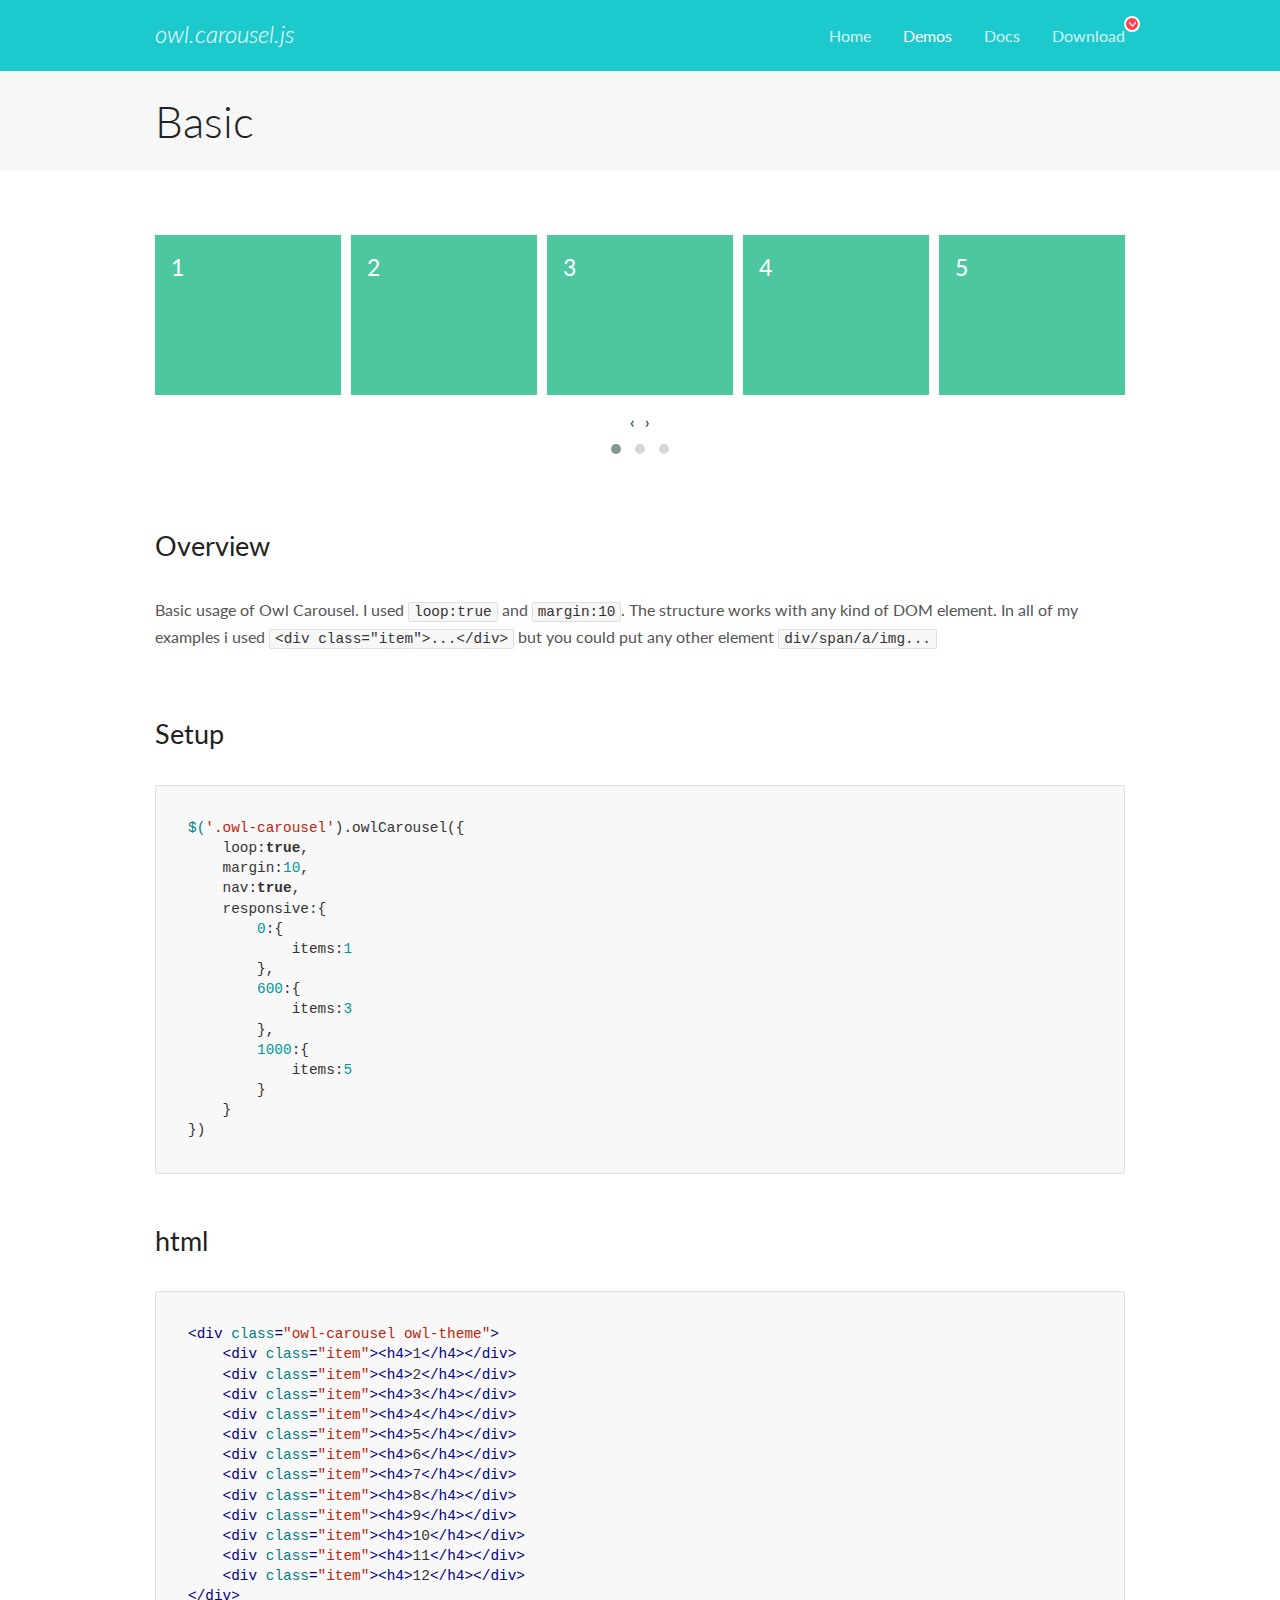
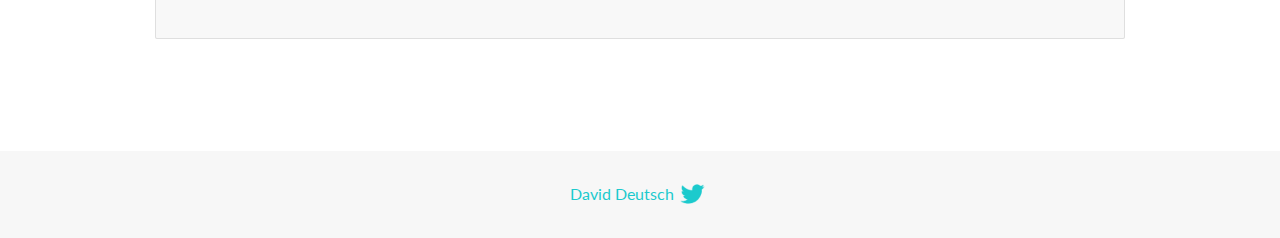
<file: assests/OwlCarousel/docs/demos/basic.html>
<!DOCTYPE html>
<html lang="en">
  <head>

    <!-- head -->
    <meta charset="utf-8">
    <meta name="msapplication-tap-highlight" content="no" />
    <meta name="viewport" content="width=device-width, initial-scale=1.0" />
    <meta name="description" content="Basic usage demo">
    <meta name="author" content="David Deutsch">
    <title>
      Basic Demo | Owl Carousel | 2.3.4
    </title>

    <!-- Stylesheets -->
    <link href='https://fonts.googleapis.com/css?family=Lato:300,400,700,400italic,300italic' rel='stylesheet' type='text/css'>
    <link rel="stylesheet" href="../assets/css/docs.theme.min.css">

    <!-- Owl Stylesheets -->
    <link rel="stylesheet" href="../assets/owlcarousel/assets/owl.carousel.min.css">
    <link rel="stylesheet" href="../assets/owlcarousel/assets/owl.theme.default.min.css">

    <!-- HTML5 shim and Respond.js IE8 support of HTML5 elements and media queries -->

    <!--[if lt IE 9]>
      <script src="https://oss.maxcdn.com/libs/html5shiv/3.7.0/html5shiv.js"></script>
      <script src="https://oss.maxcdn.com/libs/respond.js/1.3.0/respond.min.js"></script>
    <![endif]-->

    <!-- Favicons -->
    <link rel="apple-touch-icon-precomposed" sizes="144x144" href="../assets/ico/apple-touch-icon-144-precomposed.png">
    <link rel="shortcut icon" href="../assets/ico/favicon.png">
    <link rel="shortcut icon" href="favicon.ico">

    <!-- Yeah i know js should not be in header. Its required for demos.-->

    <!-- javascript -->
    <script src="../assets/vendors/jquery.min.js"></script>
    <script src="../assets/owlcarousel/owl.carousel.js"></script>
  </head>
  <body>

    <!-- header -->
    <header class="header">
      <div class="row">
        <div class="large-12 columns">
          <div class="brand left">
            <h3>
              <a href="/OwlCarousel2/">owl.carousel.js</a> 
            </h3>
          </div>
          <a id="toggle-nav" class="right">
            <span></span> <span></span> <span></span> 
          </a> 
          <div class="nav-bar">
            <ul class="clearfix">
              <li> <a href="/OwlCarousel2/index.html">Home</a>  </li>
              <li class="active">
                <a href="/OwlCarousel2/demos/demos.html">Demos</a> 
              </li>
              <li> <a href="/OwlCarousel2/docs/started-welcome.html">Docs</a>  </li>
              <li>
                <a href="https://github.com/OwlCarousel2/OwlCarousel2/archive/2.3.4.zip">Download</a> 
                <span class="download"></span> 
              </li>
            </ul>
          </div>
        </div>
      </div>
    </header>

    <!-- title -->
    <section class="title">
      <div class="row">
        <div class="large-12 columns">
          <h1>Basic</h1>
        </div>
      </div>
    </section>

    <!--  Demos -->
    <section id="demos">
      <div class="row">
        <div class="large-12 columns">
          <div class="owl-carousel owl-theme">
            <div class="item">
              <h4>1</h4>
            </div>
            <div class="item">
              <h4>2</h4>
            </div>
            <div class="item">
              <h4>3</h4>
            </div>
            <div class="item">
              <h4>4</h4>
            </div>
            <div class="item">
              <h4>5</h4>
            </div>
            <div class="item">
              <h4>6</h4>
            </div>
            <div class="item">
              <h4>7</h4>
            </div>
            <div class="item">
              <h4>8</h4>
            </div>
            <div class="item">
              <h4>9</h4>
            </div>
            <div class="item">
              <h4>10</h4>
            </div>
            <div class="item">
              <h4>11</h4>
            </div>
            <div class="item">
              <h4>12</h4>
            </div>
          </div>
          <h3 id="overview">Overview</h3>
          <p>Basic usage of Owl Carousel. I used <code>loop:true</code> and <code>margin:10</code>. The structure works with any kind of DOM element. In all of my examples i used <code>&lt;div class=&quot;item&quot;&gt;...&lt;/div&gt;</code> but you could
            put any other element <code>div/span/a/img...</code></p>
          <h3 id="setup">Setup</h3>
          <pre><code>$(&#39;.owl-carousel&#39;).owlCarousel({
    loop:true,
    margin:10,
    nav:true,
    responsive:{
        0:{
            items:1
        },
        600:{
            items:3
        },
        1000:{
            items:5
        }
    }
})</code></pre>
          <h3 id="html">html</h3>
          <pre><code>&lt;div class=&quot;owl-carousel owl-theme&quot;&gt;
    &lt;div class=&quot;item&quot;&gt;&lt;h4&gt;1&lt;/h4&gt;&lt;/div&gt;
    &lt;div class=&quot;item&quot;&gt;&lt;h4&gt;2&lt;/h4&gt;&lt;/div&gt;
    &lt;div class=&quot;item&quot;&gt;&lt;h4&gt;3&lt;/h4&gt;&lt;/div&gt;
    &lt;div class=&quot;item&quot;&gt;&lt;h4&gt;4&lt;/h4&gt;&lt;/div&gt;
    &lt;div class=&quot;item&quot;&gt;&lt;h4&gt;5&lt;/h4&gt;&lt;/div&gt;
    &lt;div class=&quot;item&quot;&gt;&lt;h4&gt;6&lt;/h4&gt;&lt;/div&gt;
    &lt;div class=&quot;item&quot;&gt;&lt;h4&gt;7&lt;/h4&gt;&lt;/div&gt;
    &lt;div class=&quot;item&quot;&gt;&lt;h4&gt;8&lt;/h4&gt;&lt;/div&gt;
    &lt;div class=&quot;item&quot;&gt;&lt;h4&gt;9&lt;/h4&gt;&lt;/div&gt;
    &lt;div class=&quot;item&quot;&gt;&lt;h4&gt;10&lt;/h4&gt;&lt;/div&gt;
    &lt;div class=&quot;item&quot;&gt;&lt;h4&gt;11&lt;/h4&gt;&lt;/div&gt;
    &lt;div class=&quot;item&quot;&gt;&lt;h4&gt;12&lt;/h4&gt;&lt;/div&gt;
&lt;/div&gt;</code></pre>
          <script>
            $(document).ready(function() {
              var owl = $('.owl-carousel');
              owl.owlCarousel({
                margin: 10,
                nav: true,
                loop: true,
                responsive: {
                  0: {
                    items: 1
                  },
                  600: {
                    items: 3
                  },
                  1000: {
                    items: 5
                  }
                }
              })
            })
          </script>
        </div>
      </div>
    </section>

    <!-- footer -->
    <footer class="footer">
      <div class="row">
        <div class="large-12 columns">
          <h5>
            <a href="/OwlCarousel2/docs/support-contact.html">David Deutsch</a> 
            <a id="custom-tweet-button" href="https://twitter.com/share?url=https://github.com/OwlCarousel2/OwlCarousel2&text=Owl Carousel - This is so awesome! " target="_blank"></a> 
          </h5>
        </div>
      </div>
    </footer>

    <!-- vendors -->
    <script src="../assets/vendors/highlight.js"></script>
    <script src="../assets/js/app.js"></script>
  </body>
</html>
</file>
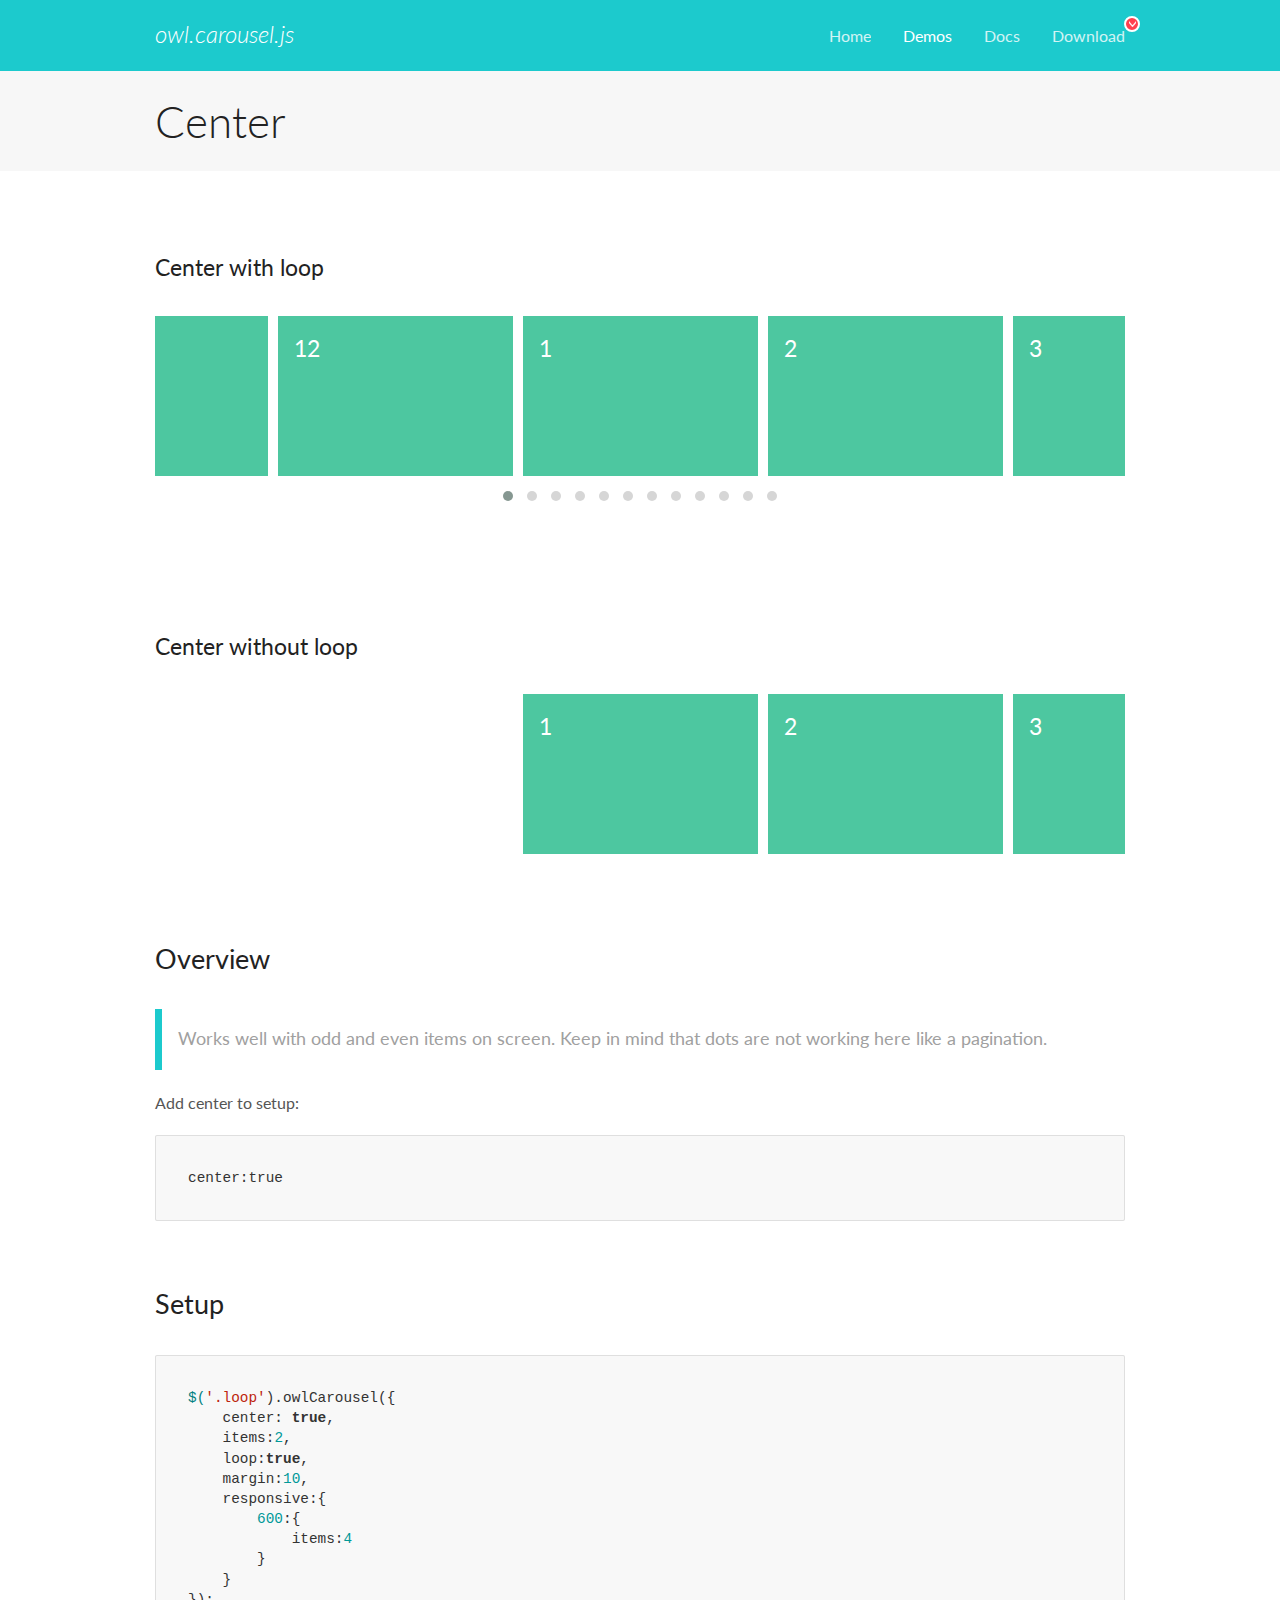
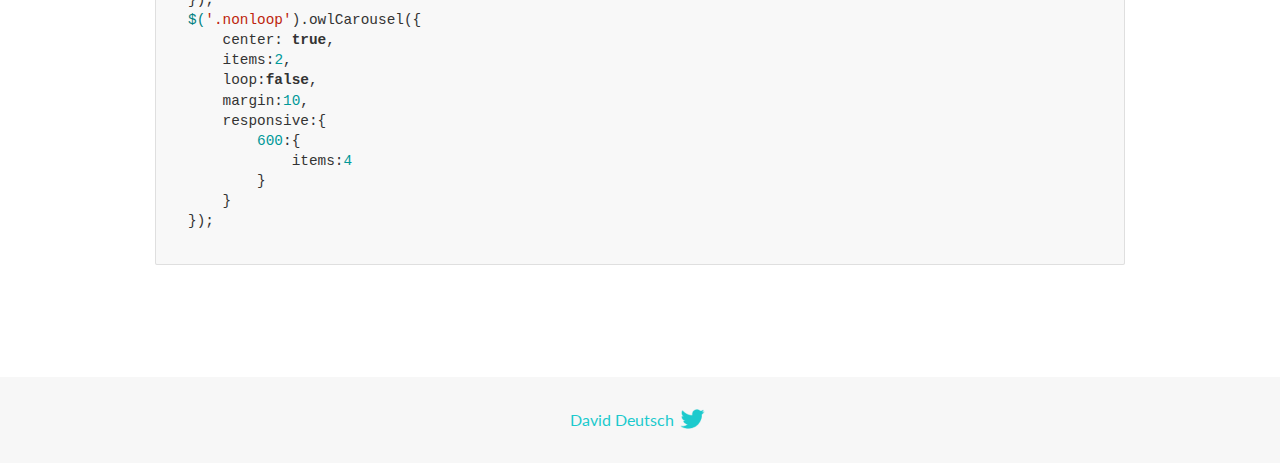
<file: assests/OwlCarousel/docs/demos/center.html>
<!DOCTYPE html>
<html lang="en">
  <head>

    <!-- head -->
    <meta charset="utf-8">
    <meta name="msapplication-tap-highlight" content="no" />
    <meta name="viewport" content="width=device-width, initial-scale=1.0" />
    <meta name="description" content="Center carousel">
    <meta name="author" content="David Deutsch">
    <title>
      Center Demo | Owl Carousel | 2.3.4
    </title>

    <!-- Stylesheets -->
    <link href='https://fonts.googleapis.com/css?family=Lato:300,400,700,400italic,300italic' rel='stylesheet' type='text/css'>
    <link rel="stylesheet" href="../assets/css/docs.theme.min.css">

    <!-- Owl Stylesheets -->
    <link rel="stylesheet" href="../assets/owlcarousel/assets/owl.carousel.min.css">
    <link rel="stylesheet" href="../assets/owlcarousel/assets/owl.theme.default.min.css">

    <!-- HTML5 shim and Respond.js IE8 support of HTML5 elements and media queries -->

    <!--[if lt IE 9]>
      <script src="https://oss.maxcdn.com/libs/html5shiv/3.7.0/html5shiv.js"></script>
      <script src="https://oss.maxcdn.com/libs/respond.js/1.3.0/respond.min.js"></script>
    <![endif]-->

    <!-- Favicons -->
    <link rel="apple-touch-icon-precomposed" sizes="144x144" href="../assets/ico/apple-touch-icon-144-precomposed.png">
    <link rel="shortcut icon" href="../assets/ico/favicon.png">
    <link rel="shortcut icon" href="favicon.ico">

    <!-- Yeah i know js should not be in header. Its required for demos.-->

    <!-- javascript -->
    <script src="../assets/vendors/jquery.min.js"></script>
    <script src="../assets/owlcarousel/owl.carousel.js"></script>
  </head>
  <body>

    <!-- header -->
    <header class="header">
      <div class="row">
        <div class="large-12 columns">
          <div class="brand left">
            <h3>
              <a href="/OwlCarousel2/">owl.carousel.js</a> 
            </h3>
          </div>
          <a id="toggle-nav" class="right">
            <span></span> <span></span> <span></span> 
          </a> 
          <div class="nav-bar">
            <ul class="clearfix">
              <li> <a href="/OwlCarousel2/index.html">Home</a>  </li>
              <li class="active">
                <a href="/OwlCarousel2/demos/demos.html">Demos</a> 
              </li>
              <li> <a href="/OwlCarousel2/docs/started-welcome.html">Docs</a>  </li>
              <li>
                <a href="https://github.com/OwlCarousel2/OwlCarousel2/archive/2.3.4.zip">Download</a> 
                <span class="download"></span> 
              </li>
            </ul>
          </div>
        </div>
      </div>
    </header>

    <!-- title -->
    <section class="title">
      <div class="row">
        <div class="large-12 columns">
          <h1>Center</h1>
        </div>
      </div>
    </section>

    <!--  Demos -->
    <section id="demos">
      <div class="row">
        <div class="large-12 columns">
          <h4 id="center-with-loop">Center with loop</h4>
          <div class="loop owl-carousel owl-theme">
            <div class="item">
              <h4>1</h4>
            </div>
            <div class="item">
              <h4>2</h4>
            </div>
            <div class="item">
              <h4>3</h4>
            </div>
            <div class="item">
              <h4>4</h4>
            </div>
            <div class="item">
              <h4>5</h4>
            </div>
            <div class="item">
              <h4>6</h4>
            </div>
            <div class="item">
              <h4>7</h4>
            </div>
            <div class="item">
              <h4>8</h4>
            </div>
            <div class="item">
              <h4>9</h4>
            </div>
            <div class="item">
              <h4>10</h4>
            </div>
            <div class="item">
              <h4>11</h4>
            </div>
            <div class="item">
              <h4>12</h4>
            </div>
          </div>
          <br>
          <h4 id="center-without-loop">Center without loop</h4>
          <div class="nonloop owl-carousel">
            <div class="item">
              <h4>1</h4>
            </div>
            <div class="item">
              <h4>2</h4>
            </div>
            <div class="item">
              <h4>3</h4>
            </div>
            <div class="item">
              <h4>4</h4>
            </div>
            <div class="item">
              <h4>5</h4>
            </div>
            <div class="item">
              <h4>6</h4>
            </div>
            <div class="item">
              <h4>7</h4>
            </div>
            <div class="item">
              <h4>8</h4>
            </div>
            <div class="item">
              <h4>9</h4>
            </div>
            <div class="item">
              <h4>10</h4>
            </div>
            <div class="item">
              <h4>11</h4>
            </div>
            <div class="item">
              <h4>12</h4>
            </div>
          </div>
          <h3 id="overview">Overview</h3>
          <blockquote>
            <p>Works well with odd and even items on screen. Keep in mind that dots are not working here like a pagination.</p>
          </blockquote>
          <p>Add center to setup:</p>
          <pre><code>center:true</code></pre>
          <h3 id="setup">Setup</h3>
          <pre><code>$(&#39;.loop&#39;).owlCarousel({
    center: true,
    items:2,
    loop:true,
    margin:10,
    responsive:{
        600:{
            items:4
        }
    }
});
$(&#39;.nonloop&#39;).owlCarousel({
    center: true,
    items:2,
    loop:false,
    margin:10,
    responsive:{
        600:{
            items:4
        }
    }
});</code></pre>
          <script>
            jQuery(document).ready(function($) {
              $('.loop').owlCarousel({
                center: true,
                items: 2,
                loop: true,
                margin: 10,
                responsive: {
                  600: {
                    items: 4
                  }
                }
              });
              $('.nonloop').owlCarousel({
                center: true,
                items: 2,
                loop: false,
                margin: 10,
                responsive: {
                  600: {
                    items: 4
                  }
                }
              });
            });
          </script>
        </div>
      </div>
    </section>

    <!-- footer -->
    <footer class="footer">
      <div class="row">
        <div class="large-12 columns">
          <h5>
            <a href="/OwlCarousel2/docs/support-contact.html">David Deutsch</a> 
            <a id="custom-tweet-button" href="https://twitter.com/share?url=https://github.com/OwlCarousel2/OwlCarousel2&text=Owl Carousel - This is so awesome! " target="_blank"></a> 
          </h5>
        </div>
      </div>
    </footer>

    <!-- vendors -->
    <script src="../assets/vendors/highlight.js"></script>
    <script src="../assets/js/app.js"></script>
  </body>
</html>
</file>
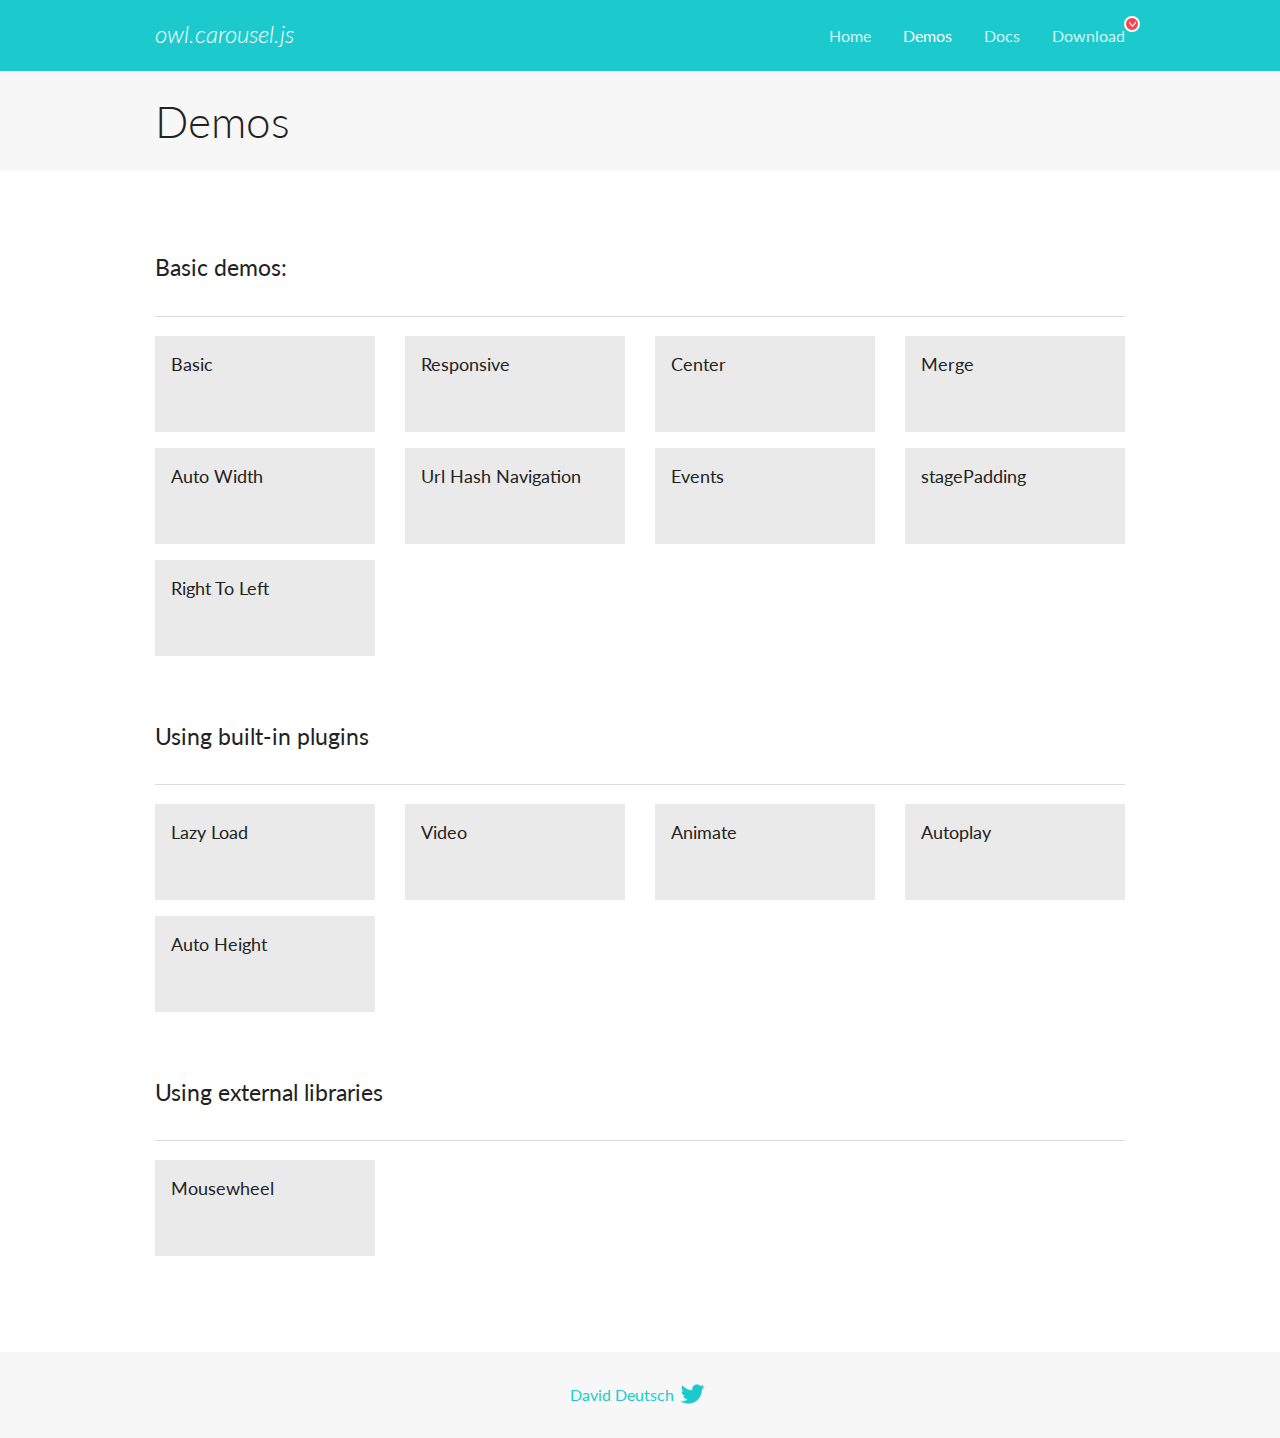
<file: assests/OwlCarousel/docs/demos/demos.html>
<!DOCTYPE html>
<html lang="en">
  <head>

    <!-- head -->
    <meta charset="utf-8">
    <meta name="msapplication-tap-highlight" content="no" />
    <meta name="viewport" content="width=device-width, initial-scale=1.0" />
    <meta name="description" content="A list of Owl Carousel examples.">
    <meta name="author" content="David Deutsch">
    <title>
      Demos | Owl Carousel | 2.3.4
    </title>

    <!-- Stylesheets -->
    <link href='https://fonts.googleapis.com/css?family=Lato:300,400,700,400italic,300italic' rel='stylesheet' type='text/css'>
    <link rel="stylesheet" href="../assets/css/docs.theme.min.css">

    <!-- Owl Stylesheets -->
    <link rel="stylesheet" href="../assets/owlcarousel/assets/owl.carousel.min.css">
    <link rel="stylesheet" href="../assets/owlcarousel/assets/owl.theme.default.min.css">

    <!-- HTML5 shim and Respond.js IE8 support of HTML5 elements and media queries -->

    <!--[if lt IE 9]>
      <script src="https://oss.maxcdn.com/libs/html5shiv/3.7.0/html5shiv.js"></script>
      <script src="https://oss.maxcdn.com/libs/respond.js/1.3.0/respond.min.js"></script>
    <![endif]-->

    <!-- Favicons -->
    <link rel="apple-touch-icon-precomposed" sizes="144x144" href="../assets/ico/apple-touch-icon-144-precomposed.png">
    <link rel="shortcut icon" href="../assets/ico/favicon.png">
    <link rel="shortcut icon" href="favicon.ico">

    <!-- Yeah i know js should not be in header. Its required for demos.-->

    <!-- javascript -->
    <script src="../assets/vendors/jquery.min.js"></script>
    <script src="../assets/owlcarousel/owl.carousel.js"></script>
  </head>
  <body>

    <!-- header -->
    <header class="header">
      <div class="row">
        <div class="large-12 columns">
          <div class="brand left">
            <h3>
              <a href="/OwlCarousel2/">owl.carousel.js</a> 
            </h3>
          </div>
          <a id="toggle-nav" class="right">
            <span></span> <span></span> <span></span> 
          </a> 
          <div class="nav-bar">
            <ul class="clearfix">
              <li> <a href="/OwlCarousel2/index.html">Home</a>  </li>
              <li class="active">
                <a href="/OwlCarousel2/demos/demos.html">Demos</a> 
              </li>
              <li> <a href="/OwlCarousel2/docs/started-welcome.html">Docs</a>  </li>
              <li>
                <a href="https://github.com/OwlCarousel2/OwlCarousel2/archive/2.3.4.zip">Download</a> 
                <span class="download"></span> 
              </li>
            </ul>
          </div>
        </div>
      </div>
    </header>

    <!-- title -->
    <section class="title">
      <div class="row">
        <div class="large-12 columns">
          <h1>Demos</h1>
        </div>
      </div>
    </section>

    <!--  Demos -->
    <section id="demos">
      <div class="row">
        <div class="large-12 columns">
          <h4 id="basic-demos-">Basic demos:</h4>
          <hr>
          <div class="demo-list">
            <div class="row">
              <div class="small-6 medium-4 large-3 columns">
                <a href="basic.html" class="demo-block">
                  <h5>Basic </h5>
                </a> 
              </div>
              <div class="small-6 medium-4 large-3 columns">
                <a href="responsive.html" class="demo-block">
                  <h5>Responsive </h5>
                </a> 
              </div>
              <div class="small-6 medium-4 large-3 columns">
                <a href="center.html" class="demo-block">
                  <h5>Center </h5>
                </a> 
              </div>
              <div class="small-6 medium-4 large-3 columns">
                <a href="merge.html" class="demo-block">
                  <h5>Merge </h5>
                </a> 
              </div>
              <div class="small-6 medium-4 large-3 columns">
                <a href="autowidth.html" class="demo-block">
                  <h5>Auto Width </h5>
                </a> 
              </div>
              <div class="small-6 medium-4 large-3 columns">
                <a href="urlhashnav.html" class="demo-block">
                  <h5>Url Hash Navigation </h5>
                </a> 
              </div>
              <div class="small-6 medium-4 large-3 columns">
                <a href="events.html" class="demo-block">
                  <h5>Events </h5>
                </a> 
              </div>
              <div class="small-6 medium-4 large-3 columns">
                <a href="stagepadding.html" class="demo-block">
                  <h5>stagePadding </h5>
                </a> 
              </div>
              <div class="small-6 medium-4 large-3 columns">
                <a href="rtl.html" class="demo-block">
                  <h5>Right To Left </h5>
                </a> 
              </div>
            </div>
          </div>
          <h4 id="using-built-in-plugins">Using built-in plugins</h4>
          <hr>
          <div class="demo-list">
            <div class="row">
              <div class="small-6 medium-4 large-3 columns">
                <a href="lazyLoad.html" class="demo-block">
                  <h5>Lazy Load </h5>
                </a> 
              </div>
              <div class="small-6 medium-4 large-3 columns">
                <a href="video.html" class="demo-block">
                  <h5>Video </h5>
                </a> 
              </div>
              <div class="small-6 medium-4 large-3 columns">
                <a href="animate.html" class="demo-block">
                  <h5>Animate </h5>
                </a> 
              </div>
              <div class="small-6 medium-4 large-3 columns">
                <a href="autoplay.html" class="demo-block">
                  <h5>Autoplay </h5>
                </a> 
              </div>
              <div class="small-6 medium-4 large-3 columns">
                <a href="autoheight.html" class="demo-block">
                  <h5>Auto Height </h5>
                </a> 
              </div>
            </div>
          </div>
          <h4 id="using-external-libraries">Using external libraries</h4>
          <hr>
          <div class="demo-list">
            <div class="row">
              <div class="small-6 medium-4 large-3 columns">
                <a href="mousewheel.html" class="demo-block">
                  <h5>Mousewheel </h5>
                </a> 
              </div>
            </div>
          </div>
        </div>
      </div>
    </section>

    <!-- footer -->
    <footer class="footer">
      <div class="row">
        <div class="large-12 columns">
          <h5>
            <a href="/OwlCarousel2/docs/support-contact.html">David Deutsch</a> 
            <a id="custom-tweet-button" href="https://twitter.com/share?url=https://github.com/OwlCarousel2/OwlCarousel2&text=Owl Carousel - This is so awesome! " target="_blank"></a> 
          </h5>
        </div>
      </div>
    </footer>

    <!-- vendors -->
    <script src="../assets/vendors/highlight.js"></script>
    <script src="../assets/js/app.js"></script>
  </body>
</html>
</file>
